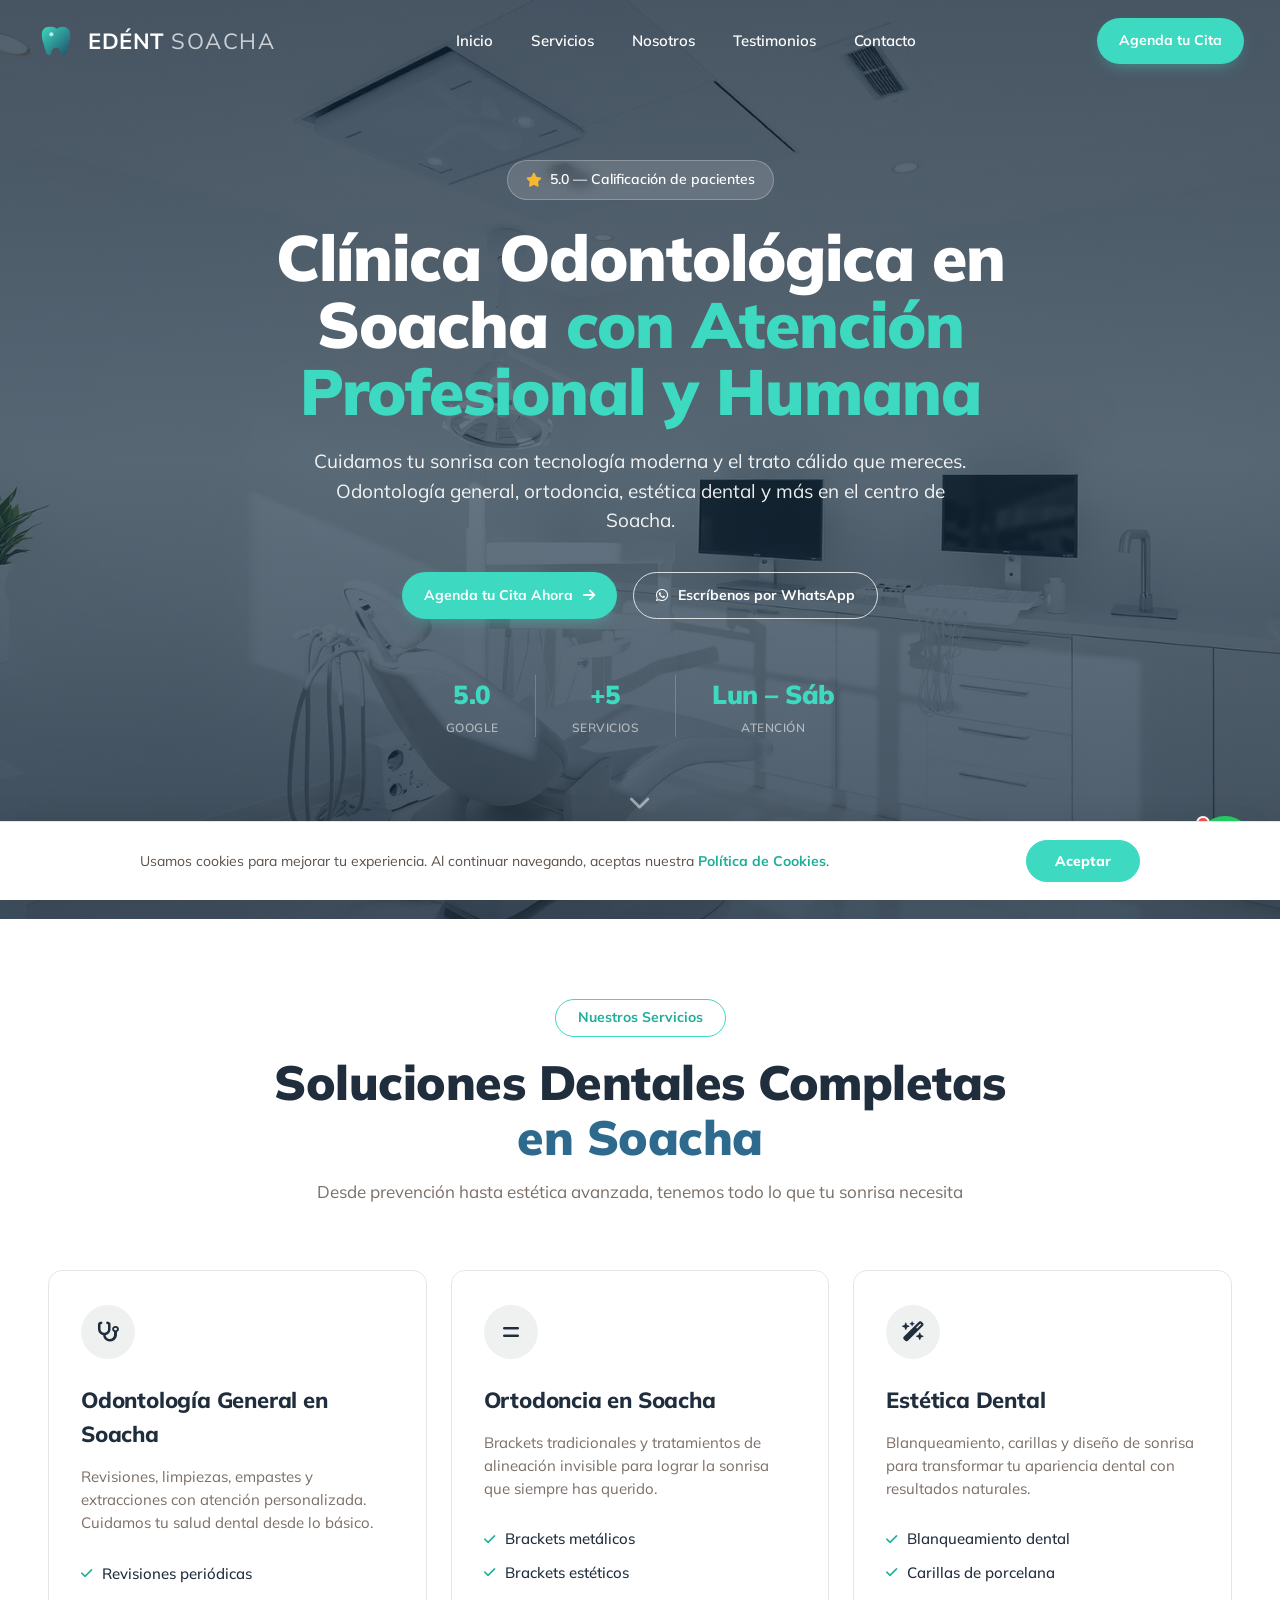
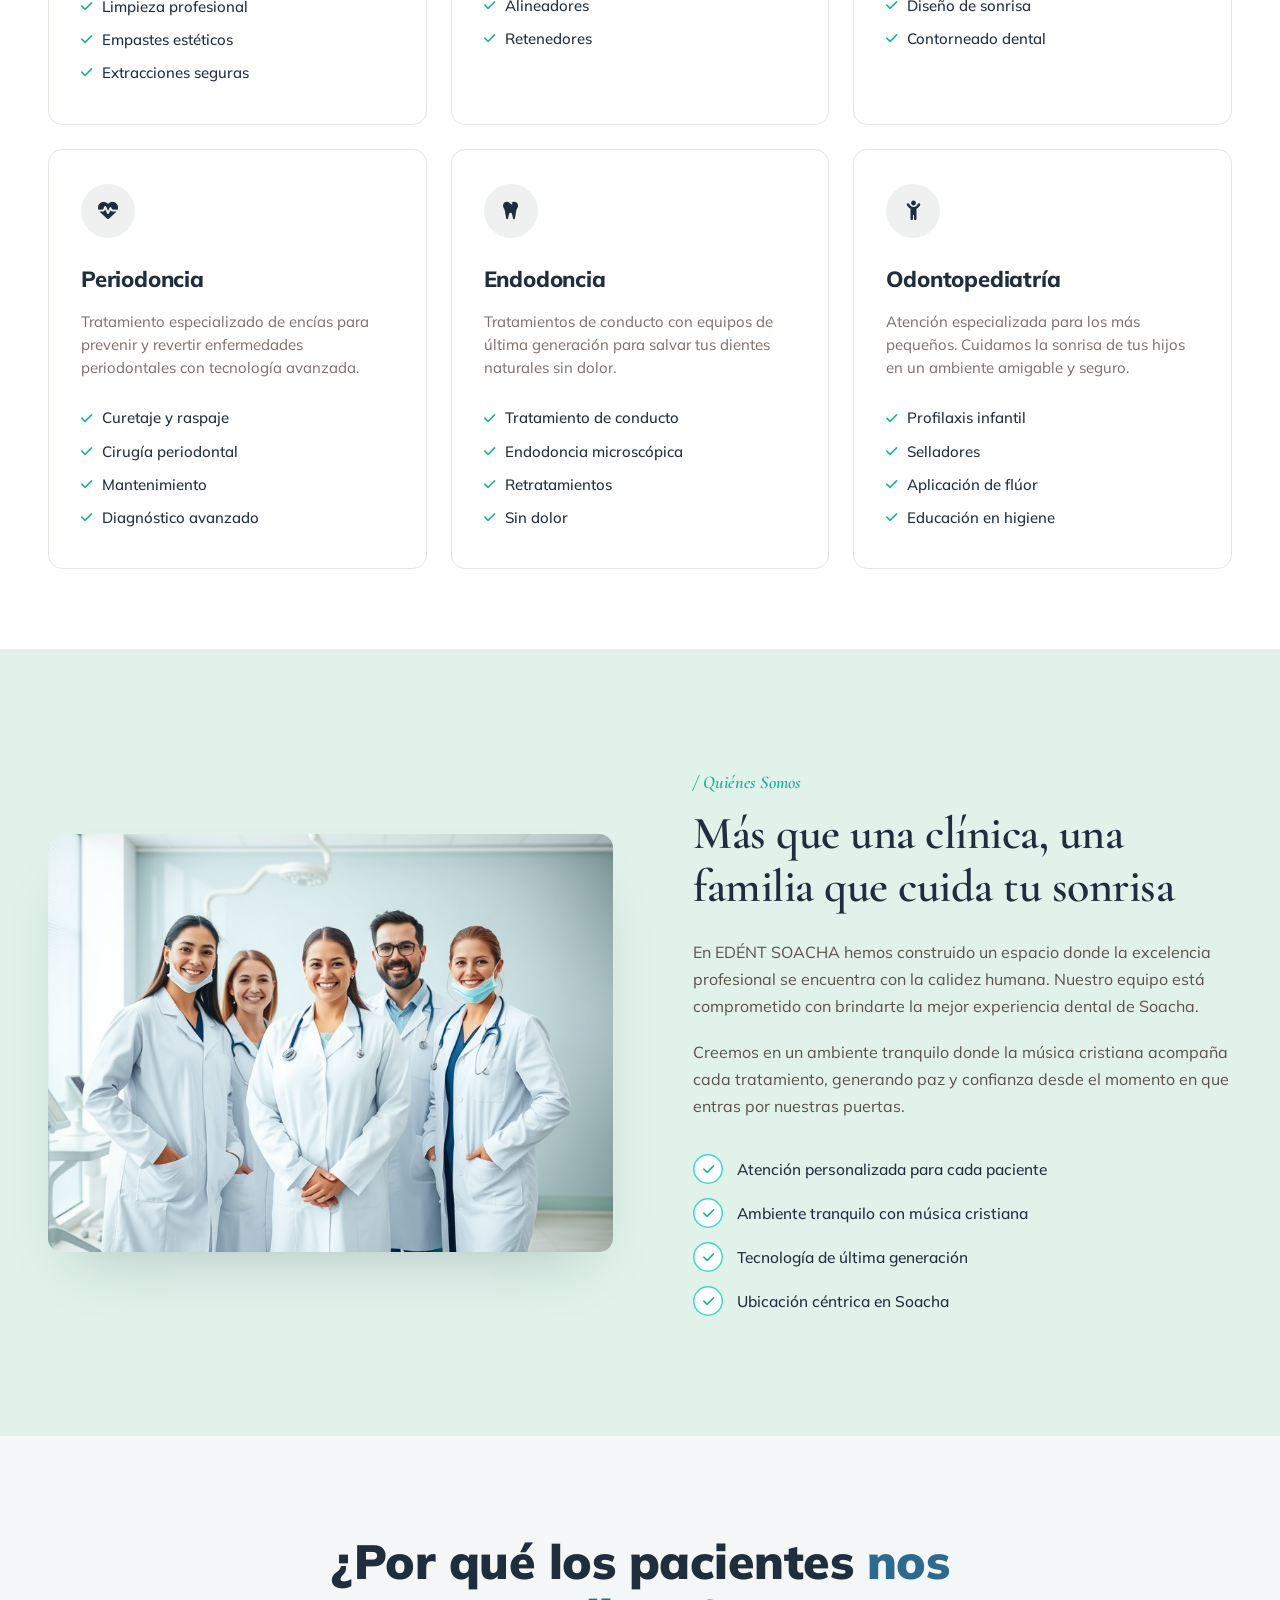
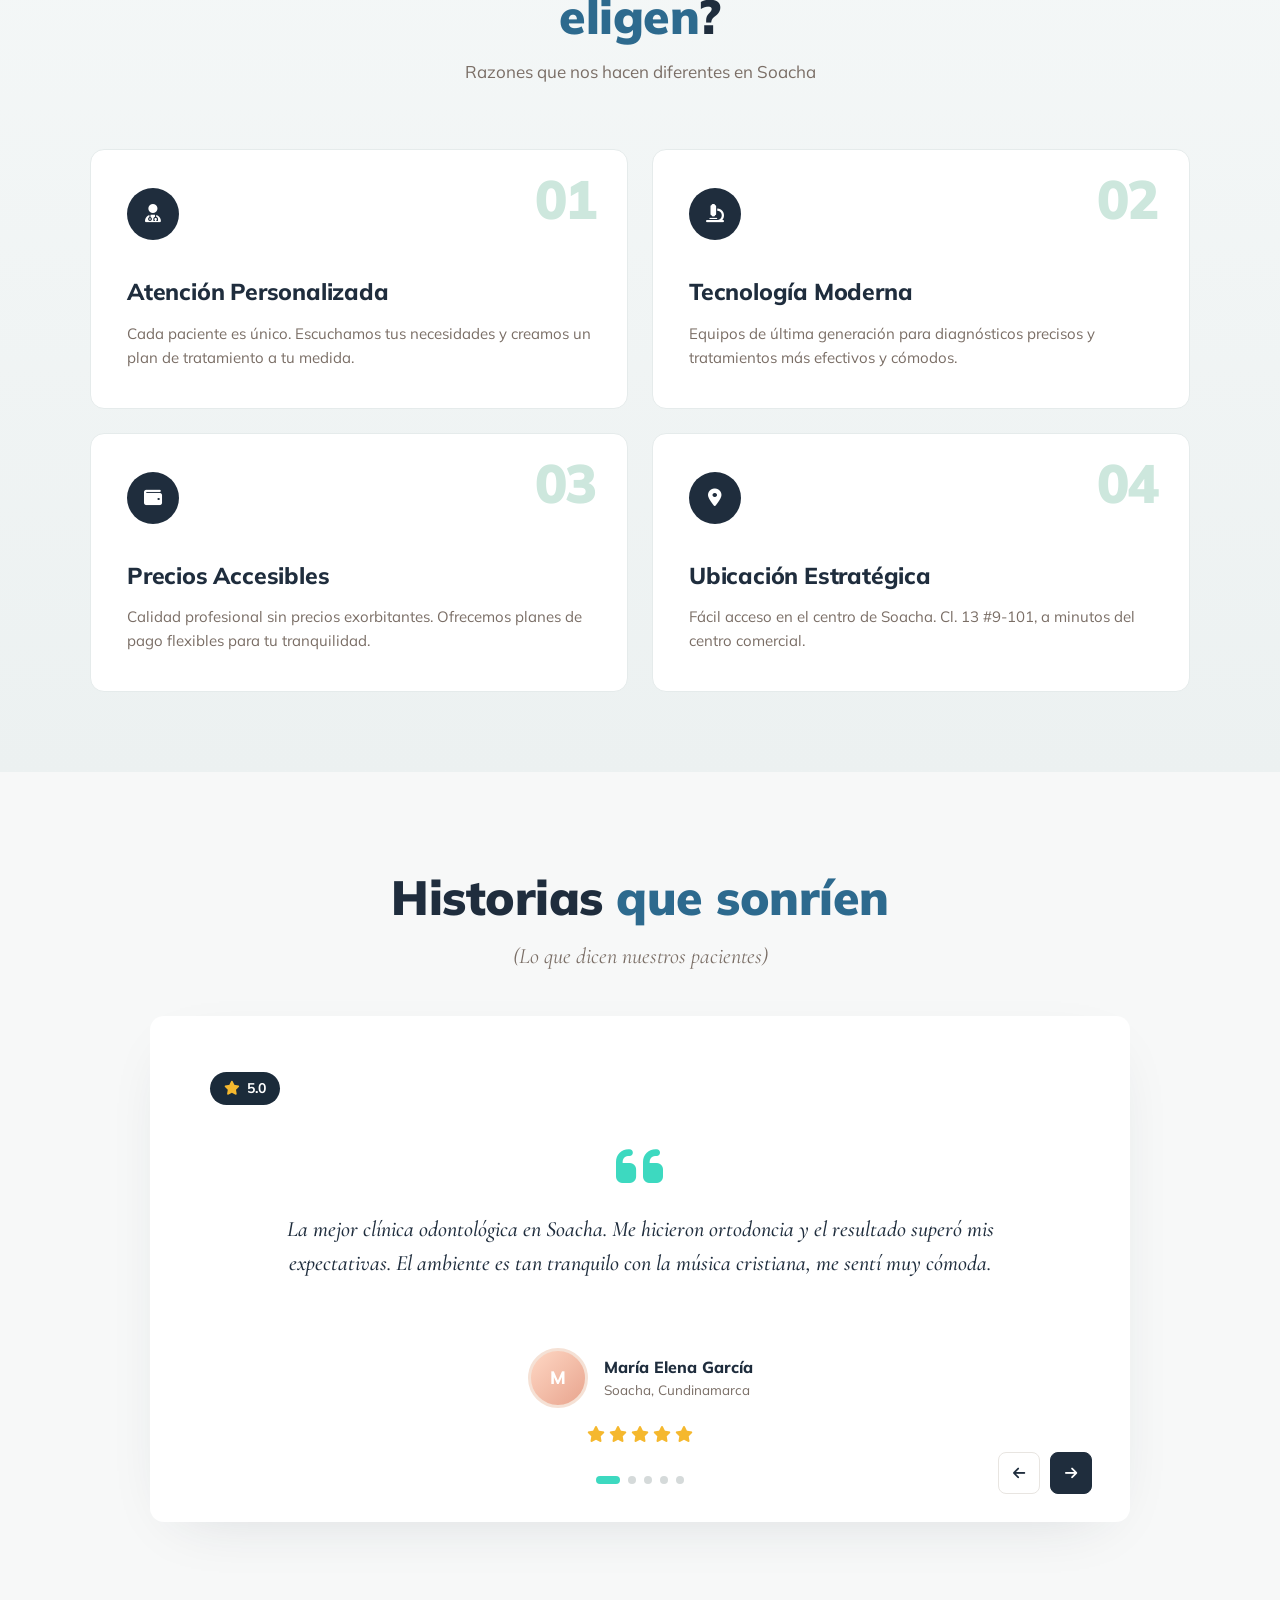
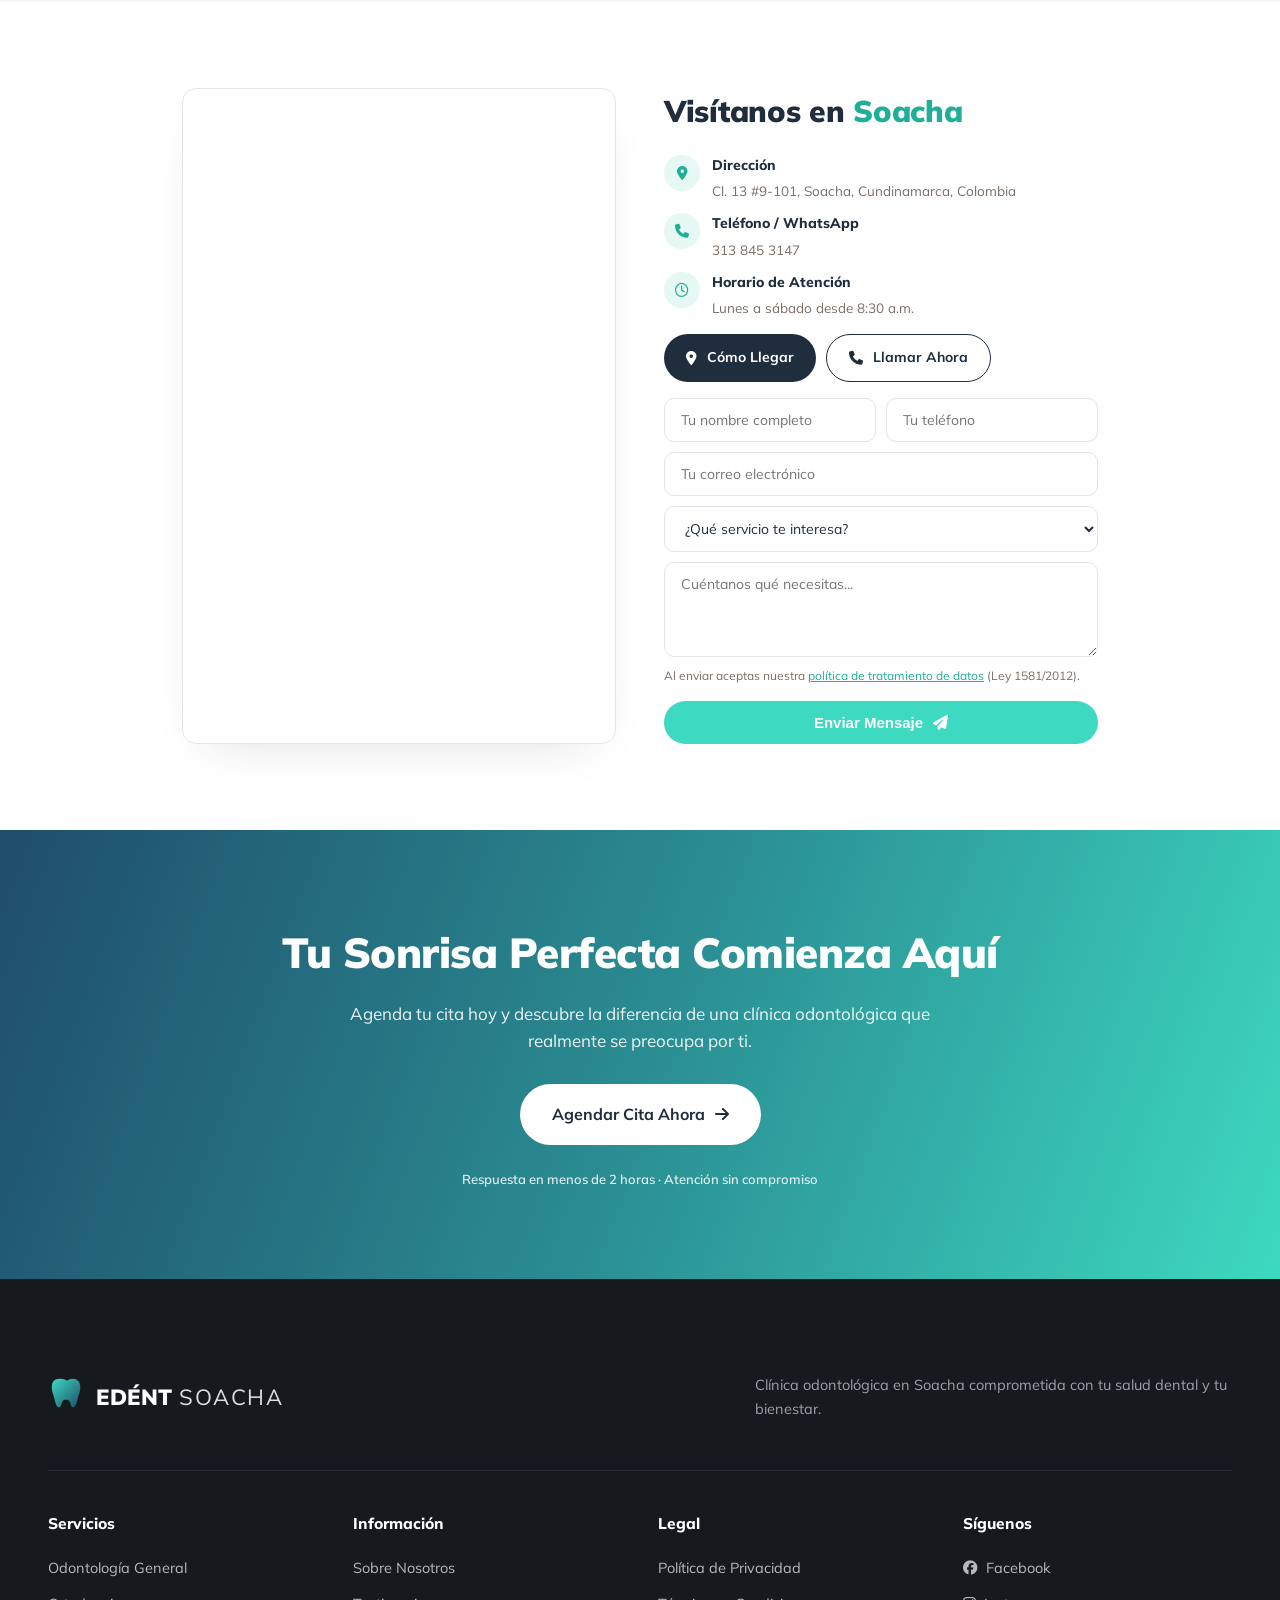
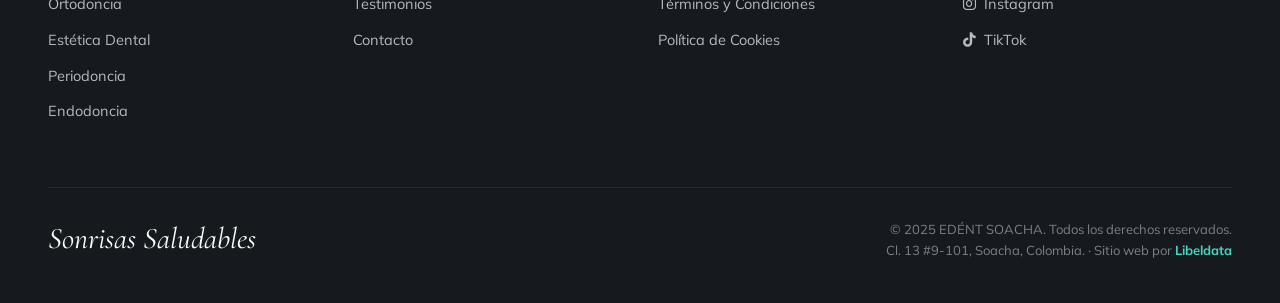
<file: index.html>
<!DOCTYPE html>
<html lang="es">
<head>
<meta charset="UTF-8" />
<meta name="viewport" content="width=device-width, initial-scale=1.0" />
<title>EDÉNT SOACHA — Clínica Odontológica en Soacha</title>

<!-- ═══ SEO BÁSICO ═══ -->
<meta name="description" content="Clínica odontológica en Soacha con tecnología moderna, atención personalizada y precios accesibles. Ortodoncia, estética dental, odontología general y más. Agenda tu cita hoy."/>
<meta name="keywords" content="clínica odontológica Soacha, dentista Soacha, ortodoncia Soacha, estética dental Soacha, odontología Cundinamarca, Edént Soacha"/>
<meta name="author" content="Edént Soacha"/>
<meta name="robots" content="index, follow"/>
<link rel="canonical" href="https://demo-clinik.netlify.app/"/>

<!-- ═══ OPEN GRAPH (WhatsApp, Facebook, LinkedIn) ═══ -->
<meta property="og:type" content="website"/>
<meta property="og:url" content="https://demo-clinik.netlify.app/"/>
<meta property="og:title" content="Edént Soacha — Clínica Odontológica en Soacha"/>
<meta property="og:description" content="Cuidamos tu sonrisa con tecnología moderna y el trato cálido que mereces. Ortodoncia, estética dental, odontología general y más en el centro de Soacha."/>
<meta property="og:image" content="https://demo-clinik.netlify.app/hero.jpg"/>
<meta property="og:image:width" content="1200"/>
<meta property="og:image:height" content="630"/>
<meta property="og:locale" content="es_CO"/>
<meta property="og:site_name" content="Edént Soacha"/>
<meta property="article:publisher" content="https://www.facebook.com/EDENTclinicasodontologicas"/>

<!-- ═══ REDES SOCIALES (señales SEO) ═══ -->
<meta property="og:see_also" content="https://www.facebook.com/EDENTclinicasodontologicas"/>
<meta property="og:see_also" content="https://www.instagram.com/edentsoacha/"/>
<meta property="og:see_also" content="https://www.tiktok.com/@edent.01"/>

<!-- ═══ TWITTER/X CARD ═══ -->
<meta name="twitter:card" content="summary_large_image"/>
<meta name="twitter:title" content="Edént Soacha — Clínica Odontológica en Soacha"/>
<meta name="twitter:description" content="Cuidamos tu sonrisa con tecnología moderna y el trato cálido que mereces."/>
<meta name="twitter:image" content="https://demo-clinik.netlify.app/hero.jpg"/>

<!-- ═══ GEO (SEO local) ═══ -->
<meta name="geo.region" content="CO-CUN"/>
<meta name="geo.placename" content="Soacha, Cundinamarca, Colombia"/>
<meta name="geo.position" content="4.5792;-74.2158"/>
<meta name="ICBM" content="4.5792, -74.2158"/>
<!-- ★ FAVICON — reemplaza favicon.png con tu propio ícono (32x32px recomendado) -->
<link rel="icon" type="image/svg+xml" href="data:image/svg+xml,<svg xmlns='http://www.w3.org/2000/svg' viewBox='0 0 40 40'><rect width='40' height='40' rx='8' fill='%233DD9C0'/><path d='M12 5 C 7 5, 4 8, 4 14 C 4 19, 6 22, 7 27 C 8 31, 9 35, 12 35 C 14 35, 14 30, 16 28 C 17 27, 18 27, 19 27 C 20 27, 21 27, 22 28 C 24 30, 24 35, 26 35 C 29 35, 30 31, 31 27 C 32 22, 34 19, 34 14 C 34 8, 31 5, 26 5 C 23 5, 22 6, 20 7 C 18 6, 17 5, 14 5 Z' fill='white'/></svg>"/>
<link rel="shortcut icon" href="favicon.png"/>
<!-- Para usar tu propio ícono: guarda un archivo favicon.png (32x32px) en la misma carpeta -->
<link rel="preconnect" href="https://fonts.googleapis.com">
<link rel="preconnect" href="https://fonts.gstatic.com" crossorigin>
<link href="https://fonts.googleapis.com/css2?family=Mulish:wght@400;500;600;700;800;900&family=Cormorant+Garamond:ital,wght@0,500;0,600;1,400;1,500;1,600&display=swap" rel="stylesheet">
<link rel="stylesheet" href="https://cdnjs.cloudflare.com/ajax/libs/font-awesome/6.5.0/css/all.min.css">
<link rel="stylesheet" href="css/main.css"/>
</head>
<body style="background-color: rgba(255, 255, 255, 0.984)">

<!-- LOGO SVG (reused) -->
<svg width="0" height="0" style="position:absolute" aria-hidden="true">
  <defs>
    <linearGradient id="toothGrad" x1="0%" y1="0%" x2="100%" y2="100%">
      <stop offset="0%" stop-color="#3DD9C0"/>
      <stop offset="100%" stop-color="#1F4D6B"/>
    </linearGradient>
  </defs>
</svg>

<!-- ============ NAV ============ -->
<header class="nav">
  <div class="nav-inner">
    <a class="logo" href="#inicio">
      <span class="mark">
        <svg width="38" height="38" viewBox="0 0 40 40">
          <path d="M12 5 C 7 5, 4 8, 4 14 C 4 19, 6 22, 7 27 C 8 31, 9 35, 12 35 C 14 35, 14 30, 16 28 C 17 27, 18 27, 19 27 C 20 27, 21 27, 22 28 C 24 30, 24 35, 26 35 C 29 35, 30 31, 31 27 C 32 22, 34 19, 34 14 C 34 8, 31 5, 26 5 C 23 5, 22 6, 20 7 C 18 6, 17 5, 14 5 Z"
            fill="url(#toothGrad)"/>
          <circle cx="14" cy="13" r="2.2" fill="white" opacity=".7"/>
        </svg>
      </span>
      <span><strong>EDÉNT</strong> <span class="light">SOACHA</span></span>
    </a>
    <nav>
      <ul class="nav-links">
        <li><a href="#inicio">Inicio</a></li>
        <li><a href="#servicios">Servicios</a></li>
        <li><a href="#nosotros">Nosotros</a></li>
        <li><a href="#testimonios">Testimonios</a></li>
        <li><a href="#contacto">Contacto</a></li>
      </ul>
    </nav>
    <a href="#contacto" class="btn btn-teal nav-cta-btn">Agenda tu Cita</a>
    <!-- Botón hamburguesa — solo mobile -->
    <button class="menu-btn" id="menuBtn" aria-label="Menú">
      <span></span><span></span><span></span>
    </button>
  </div>
  <!-- Menú desplegable mobile -->
  <div class="mobile-menu" id="mobileMenu">
    <a href="#inicio"      onclick="closeMobile()">Inicio</a>
    <a href="#servicios"   onclick="closeMobile()">Servicios</a>
    <a href="#nosotros"    onclick="closeMobile()">Nosotros</a>
    <a href="#testimonios" onclick="closeMobile()">Testimonios</a>
    <a href="#contacto"    onclick="closeMobile()">Contacto</a>
    <a href="#contacto" class="btn-mobile-cta" onclick="closeMobile()">Agenda tu Cita</a>
  </div>
</header>

<!-- ============ HERO ============ -->
<section id="inicio" class="hero" style="padding:0">
  <div class="hero-bg"></div>
  <div class="hero-overlay"></div>
  <div class="hero-content">
    <span class="badge"><i class="fa-solid fa-star star"></i> 5.0 — Calificación de pacientes</span>
    <h1>Clínica Odontológica en Soacha <span class="accent">con Atención Profesional y Humana</span></h1>
    <p class="lede">Cuidamos tu sonrisa con tecnología moderna y el trato cálido que mereces. Odontología general, ortodoncia, estética dental y más en el centro de Soacha.</p>
    <div class="hero-ctas">
      <a href="#contacto" class="btn btn-teal">Agenda tu Cita Ahora <i class="fa-solid fa-arrow-right"></i></a>
      <a href="https://wa.me/573138453147" target="_blank" class="btn btn-outline-white"><i class="fa-brands fa-whatsapp"></i> Escríbenos por WhatsApp</a>
    </div>
    <div class="hero-stats">
      <div class="hero-stat"><span class="val">5.0</span><span class="lbl">Google</span></div>
      <div class="hero-stat"><span class="val">+5</span><span class="lbl">Servicios</span></div>
      <div class="hero-stat"><span class="val">Lun &ndash; Sáb</span><span class="lbl">Atención</span></div>
    </div>

    <!-- Flecha bounce hacia siguiente sección -->
    <a href="#servicios" id="hero-arrow" style="
      display:inline-block;margin-top:48px;color:rgba(255,255,255,.5);
      font-size:22px;text-decoration:none;
      animation:heroBounce 1.8s ease-in-out infinite;
      transition:color .2s;
    " aria-label="Ver servicios">
      <i class="fa-solid fa-chevron-down"></i>
    </a>
  </div>
</section>

<!-- ============ SERVICIOS ============ -->
<section id="servicios">
  <div class="container">
    <div class="section-head reveal">
      <span class="pill">Nuestros Servicios</span>
      <h2 class="h2">Soluciones Dentales Completas <span class="accent-blue">en Soacha</span></h2>
      <p>Desde prevención hasta estética avanzada, tenemos todo lo que tu sonrisa necesita</p>
    </div>

    <div class="services-grid">
      <div class="service-card reveal reveal-d1" id="svc-general">
        <div class="icon-bubble"><i class="fa-solid fa-stethoscope"></i></div>
        <h3>Odontología General en Soacha</h3>
        <p>Revisiones, limpiezas, empastes y extracciones con atención personalizada. Cuidamos tu salud dental desde lo básico.</p>
        <ul class="feat-list">
          <li><i class="fa-solid fa-check"></i> Revisiones periódicas</li>
          <li><i class="fa-solid fa-check"></i> Limpieza profesional</li>
          <li><i class="fa-solid fa-check"></i> Empastes estéticos</li>
          <li><i class="fa-solid fa-check"></i> Extracciones seguras</li>
        </ul>
      </div>

      <div class="service-card reveal reveal-d2" id="svc-ortodoncia">
        <div class="icon-bubble"><i class="fa-solid fa-equals"></i></div>
        <h3>Ortodoncia en Soacha</h3>
        <p>Brackets tradicionales y tratamientos de alineación invisible para lograr la sonrisa que siempre has querido.</p>
        <ul class="feat-list">
          <li><i class="fa-solid fa-check"></i> Brackets metálicos</li>
          <li><i class="fa-solid fa-check"></i> Brackets estéticos</li>
          <li><i class="fa-solid fa-check"></i> Alineadores</li>
          <li><i class="fa-solid fa-check"></i> Retenedores</li>
        </ul>
      </div>

      <div class="service-card reveal reveal-d3" id="svc-estetica">
        <div class="icon-bubble"><i class="fa-solid fa-wand-magic-sparkles"></i></div>
        <h3>Estética Dental</h3>
        <p>Blanqueamiento, carillas y diseño de sonrisa para transformar tu apariencia dental con resultados naturales.</p>
        <ul class="feat-list">
          <li><i class="fa-solid fa-check"></i> Blanqueamiento dental</li>
          <li><i class="fa-solid fa-check"></i> Carillas de porcelana</li>
          <li><i class="fa-solid fa-check"></i> Diseño de sonrisa</li>
          <li><i class="fa-solid fa-check"></i> Contorneado dental</li>
        </ul>
      </div>

      <div class="service-card reveal reveal-d1" id="svc-periodoncia">
        <div class="icon-bubble"><i class="fa-solid fa-heart-pulse"></i></div>
        <h3>Periodoncia</h3>
        <p>Tratamiento especializado de encías para prevenir y revertir enfermedades periodontales con tecnología avanzada.</p>
        <ul class="feat-list">
          <li><i class="fa-solid fa-check"></i> Curetaje y raspaje</li>
          <li><i class="fa-solid fa-check"></i> Cirugía periodontal</li>
          <li><i class="fa-solid fa-check"></i> Mantenimiento</li>
          <li><i class="fa-solid fa-check"></i> Diagnóstico avanzado</li>
        </ul>
      </div>

      <div class="service-card reveal reveal-d2" id="svc-endodoncia">
        <div class="icon-bubble"><i class="fa-solid fa-tooth"></i></div>
        <h3>Endodoncia</h3>
        <p>Tratamientos de conducto con equipos de última generación para salvar tus dientes naturales sin dolor.</p>
        <ul class="feat-list">
          <li><i class="fa-solid fa-check"></i> Tratamiento de conducto</li>
          <li><i class="fa-solid fa-check"></i> Endodoncia microscópica</li>
          <li><i class="fa-solid fa-check"></i> Retratamientos</li>
          <li><i class="fa-solid fa-check"></i> Sin dolor</li>
        </ul>
      </div>

      <div class="service-card reveal reveal-d3">
        <div class="icon-bubble"><i class="fa-solid fa-child-reaching"></i></div>
        <h3>Odontopediatría</h3>
        <p>Atención especializada para los más pequeños. Cuidamos la sonrisa de tus hijos en un ambiente amigable y seguro.</p>
        <ul class="feat-list">
          <li><i class="fa-solid fa-check"></i> Profilaxis infantil</li>
          <li><i class="fa-solid fa-check"></i> Selladores</li>
          <li><i class="fa-solid fa-check"></i> Aplicación de flúor</li>
          <li><i class="fa-solid fa-check"></i> Educación en higiene</li>
        </ul>
      </div>
    </div>
  </div>
</section>

<!-- ============ NOSOTROS ============ -->
<section id="nosotros" class="nosotros">
  <div class="container">
    <div class="nosotros-grid reveal">
      <div>
        <img src="img/equipo.jpg" alt="Equipo EDÉNT SOACHA" />
      </div>
      <div>
        <span class="small-eyebrow">/ Quiénes Somos</span>
        <h2>Más que una clínica, una familia que cuida tu sonrisa</h2>
        <p>En EDÉNT SOACHA hemos construido un espacio donde la excelencia profesional se encuentra con la calidez humana. Nuestro equipo está comprometido con brindarte la mejor experiencia dental de Soacha.</p>
        <p>Creemos en un ambiente tranquilo donde la música cristiana acompaña cada tratamiento, generando paz y confianza desde el momento en que entras por nuestras puertas.</p>
        <ul class="check-list">
          <li><span class="ck"><i class="fa-solid fa-check"></i></span> Atención personalizada para cada paciente</li>
          <li><span class="ck"><i class="fa-solid fa-check"></i></span> Ambiente tranquilo con música cristiana</li>
          <li><span class="ck"><i class="fa-solid fa-check"></i></span> Tecnología de última generación</li>
          <li><span class="ck"><i class="fa-solid fa-check"></i></span> Ubicación céntrica en Soacha</li>
        </ul>
      </div>
    </div>
  </div>
</section>

<!-- ============ POR QUÉ ============ -->
<section class="why">
  <div class="container">
    <div class="section-head reveal">
      <h2 class="h2">¿Por qué los pacientes <span class="accent-blue">nos eligen</span>?</h2>
      <p>Razones que nos hacen diferentes en Soacha</p>
    </div>

    <div class="why-grid">
      <div class="why-card reveal reveal-d1">
        <div class="num">01</div>
        <div class="ic"><i class="fa-solid fa-user-doctor"></i></div>
        <h3>Atención Personalizada</h3>
        <p>Cada paciente es único. Escuchamos tus necesidades y creamos un plan de tratamiento a tu medida.</p>
      </div>
      <div class="why-card reveal reveal-d2">
        <div class="num">02</div>
        <div class="ic"><i class="fa-solid fa-microscope"></i></div>
        <h3>Tecnología Moderna</h3>
        <p>Equipos de última generación para diagnósticos precisos y tratamientos más efectivos y cómodos.</p>
      </div>
      <div class="why-card reveal reveal-d3">
        <div class="num">03</div>
        <div class="ic"><i class="fa-solid fa-wallet"></i></div>
        <h3>Precios Accesibles</h3>
        <p>Calidad profesional sin precios exorbitantes. Ofrecemos planes de pago flexibles para tu tranquilidad.</p>
      </div>
      <div class="why-card reveal reveal-d4">
        <div class="num">04</div>
        <div class="ic"><i class="fa-solid fa-location-dot"></i></div>
        <h3>Ubicación Estratégica</h3>
        <p>Fácil acceso en el centro de Soacha. Cl. 13 #9-101, a minutos del centro comercial.</p>
      </div>
    </div>
  </div>
</section>

<!-- ============ TESTIMONIOS ============ -->
<section id="testimonios" class="testimonios">
  <div class="container">
    <div class="section-head reveal">
      <h2 class="h2">Historias <span class="accent-blue">que sonríen</span></h2>
      <span class="test-eyebrow">(Lo que dicen nuestros pacientes)</span>
    </div>

    <div class="test-card" id="testCard">
      <span class="rating-pill"><i class="fa-solid fa-star star"></i> <span id="ratingNum">5.0</span></span>
      <div class="quote-mark"><i class="fa-solid fa-quote-left"></i></div>
      <p class="test-quote" id="testQuote">La mejor clínica odontológica en Soacha. Me hicieron ortodoncia y el resultado superó mis expectativas. El ambiente es tan tranquilo con la música cristiana, me sentí muy cómoda.</p>
      <div class="test-person">
        <div class="test-avatar" id="testAvatar">M</div>
        <div>
          <div class="test-name" id="testName">María Elena García</div>
          <div class="test-loc" id="testLoc">Soacha, Cundinamarca</div>
        </div>
      </div>
      <div class="stars" id="testStars">
        <i class="fa-solid fa-star"></i><i class="fa-solid fa-star"></i><i class="fa-solid fa-star"></i><i class="fa-solid fa-star"></i><i class="fa-solid fa-star"></i>
      </div>

      <div class="test-dots" id="testDots"></div>
      <div class="test-controls">
        <button class="test-btn" id="prevBtn" aria-label="Anterior"><i class="fa-solid fa-arrow-left"></i></button>
        <button class="test-btn active" id="nextBtn" aria-label="Siguiente"><i class="fa-solid fa-arrow-right"></i></button>
      </div>
    </div>
  </div>
</section>

<!-- ============ CONTACTO ============ -->
<section id="contacto" class="contacto">
  <div class="container">
    <div class="contacto-grid reveal">
      <div class="map-col">
        <div class="map-wrap">
          <iframe
            src="https://www.google.com/maps/embed?pb=!1m18!1m12!1m3!1d3977.05!2d-74.2158!3d4.5792!2m3!1f0!2f0!3f0!3m2!1i1024!2i768!4f13.1!3m3!1m2!1s0x0%3A0x0!2sCl.+13+%239-101+Soacha!5e0!3m2!1ses!2sco!4v1"
            loading="lazy" allowfullscreen referrerpolicy="no-referrer-when-downgrade"
            title="Mapa EDÉNT SOACHA"></iframe>
        </div>
      </div>
      <div>
        <h2>Visítanos en <span class="accent">Soacha</span></h2>

        <div class="info-row">
          <div class="info-ic"><i class="fa-solid fa-location-dot"></i></div>
          <div>
            <strong>Dirección</strong>
            <span>Cl. 13 #9-101, Soacha, Cundinamarca, Colombia</span>
          </div>
        </div>
        <div class="info-row">
          <div class="info-ic"><i class="fa-solid fa-phone"></i></div>
          <div>
            <strong>Teléfono / WhatsApp</strong>
            <span>313 845 3147</span>
          </div>
        </div>
        <div class="info-row">
          <div class="info-ic"><i class="fa-regular fa-clock"></i></div>
          <div>
            <strong>Horario de Atención</strong>
            <span>Lunes a sábado desde 8:30 a.m.</span>
          </div>
        </div>

        <div class="ct-cta">
          <a href="https://www.google.com/maps/dir/?api=1&destination=Cl.+13+%239-101,+Soacha,+Cundinamarca,+Colombia" target="_blank" class="btn btn-navy"><i class="fa-solid fa-location-dot"></i> Cómo Llegar</a>
          <a href="tel:+573138453147" target="_blank" class="btn btn-outline-navy"><i class="fa-solid fa-phone"></i> Llamar Ahora</a>
        </div>

        <form class="form-grid" action="https://formspree.io/f/XXXXXXXX" method="POST" onsubmit="return handleSubmit(event)">
          <input type="text" name="nombre" class="input" placeholder="Tu nombre completo" required />
          <input type="tel" name="telefono" class="input" placeholder="Tu teléfono" required />
          <input type="email" name="email" class="input full" placeholder="Tu correo electrónico" required />
          <select name="servicio" class="select full" required>
            <option value="">¿Qué servicio te interesa?</option>
            <option>Odontología general</option>
            <option>Ortodoncia</option>
            <option>Estética dental</option>
            <option>Periodoncia</option>
            <option>Endodoncia</option>
            <option>Odontopediatría</option>
          </select>
          <textarea name="mensaje" class="textarea full" placeholder="Cuéntanos qué necesitas..."></textarea>
          <p class="full" style="margin:0;font-size:12px;color:var(--muted);">Al enviar aceptas nuestra <a href="politica-privacidad.html" style="color:var(--teal-700);text-decoration:underline;">política de tratamiento de datos</a> (Ley 1581/2012).</p>
          <button type="submit" class="send-btn full">Enviar Mensaje <i class="fa-solid fa-paper-plane"></i></button>
        </form>
      </div>
    </div>
  </div>
</section>

<!-- ============ CTA BAND ============ -->
<section class="cta-band" style="padding:90px 24px">
  <div class="reveal">
    <h2>Tu Sonrisa Perfecta Comienza Aquí</h2>
    <p>Agenda tu cita hoy y descubre la diferencia de una clínica odontológica que realmente se preocupa por ti.</p>
    <a href="#contacto" class="btn btn-white">Agendar Cita Ahora <i class="fa-solid fa-arrow-right"></i></a>
    <div class="cta-meta">Respuesta en menos de 2 horas · Atención sin compromiso</div>
  </div>
</section>

<!-- ============ FOOTER ============ -->
<footer>
  <div class="container">
    <div class="ft-top">
      <div class="ft-logo">
        <span class="mark">
          <svg width="38" height="38" viewBox="0 0 40 40">
            <path d="M12 5 C 7 5, 4 8, 4 14 C 4 19, 6 22, 7 27 C 8 31, 9 35, 12 35 C 14 35, 14 30, 16 28 C 17 27, 18 27, 19 27 C 20 27, 21 27, 22 28 C 24 30, 24 35, 26 35 C 29 35, 30 31, 31 27 C 32 22, 34 19, 34 14 C 34 8, 31 5, 26 5 C 23 5, 22 6, 20 7 C 18 6, 17 5, 14 5 Z"
              fill="url(#toothGrad)"/>
          </svg>
        </span>
        <span class="name">EDÉNT <span class="light">SOACHA</span></span>
      </div>
      <p class="ft-tag">Clínica odontológica en Soacha comprometida con tu salud dental y tu bienestar.</p>
    </div>

    <div class="ft-cols">
      <div>
        <h4>Servicios</h4>
        <ul>
          <li><a href="#svc-general">Odontología General</a></li>
          <li><a href="#svc-ortodoncia">Ortodoncia</a></li>
          <li><a href="#svc-estetica">Estética Dental</a></li>
          <li><a href="#svc-periodoncia">Periodoncia</a></li>
          <li><a href="#svc-endodoncia">Endodoncia</a></li>
        </ul>
      </div>
      <div>
        <h4>Información</h4>
        <ul>
          <li><a href="#nosotros">Sobre Nosotros</a></li>
          <li><a href="#testimonios">Testimonios</a></li>
          <li><a href="#contacto">Contacto</a></li>
        </ul>
      </div>
      <div>
        <h4>Legal</h4>
        <ul>
          <li><a href="politica-privacidad.html">Política de Privacidad</a></li>
          <li><a href="terminos-condiciones.html">Términos y Condiciones</a></li>
          <li><a href="politica-privacidad.html#cookies">Política de Cookies</a></li>
        </ul>
      </div>
      <div>
        <h4>Síguenos</h4>
        <ul>
          <li><a href="https://www.facebook.com/EDENTclinicasodontologicas" target="_blank"><i class="fa-brands fa-facebook"></i> &nbsp;Facebook</a></li>
          <li><a href="https://www.instagram.com/edentsoacha/" target="_blank"><i class="fa-brands fa-instagram"></i> &nbsp;Instagram</a></li>
          <li><a href="https://www.tiktok.com/@edent.01" target="_blank"><i class="fa-brands fa-tiktok"></i> &nbsp;TikTok</a></li>
        </ul>
      </div>
    </div>

    <div class="ft-bottom">
      <span class="ft-script">Sonrisas Saludables</span>
      <span class="ft-cr">© 2025 EDÉNT SOACHA. Todos los derechos reservados.<br/>Cl. 13 #9-101, Soacha, Colombia. · Sitio web por <a href="#" class="libeldata-link" style="color:var(--teal);font-weight:700;">Libeldata</a></span>
    </div>
  </div>
</footer>

<!-- ============ SCROLL TO TOP ============ -->
<button id="scroll-top" aria-label="Volver arriba" style="
  position:fixed;bottom:26px;left:26px;z-index:40;
  width:46px;height:46px;border-radius:50%;
  background:rgba(31,45,61,.75);color:#fff;border:none;cursor:pointer;
  display:grid;place-items:center;font-size:18px;
  box-shadow:0 4px 16px rgba(0,0,0,.2);
  opacity:0;pointer-events:none;
  transition:opacity .3s, transform .3s, background .2s;
  backdrop-filter:blur(4px);
">
  <i class="fa-solid fa-chevron-up"></i>
</button>

<!-- WhatsApp FAB -->
<a class="wa-fab" href="https://wa.me/573138453147" target="_blank" aria-label="WhatsApp">
  <span class="badge-dot"></span>
  <i class="fa-brands fa-whatsapp"></i>
</a>

<script src="js/main.js"></script>

<!-- ============ COOKIE BANNER ============ -->


<div id="cookie-banner" style="
  position:fixed;bottom:0;left:0;right:0;z-index:999;
  background:#fff;border-top:1px solid #E8E5E1;
  padding:18px 24px;
  box-shadow:0 -4px 24px rgba(0,0,0,.08);
  font-family:'Mulish',sans-serif;font-size:14px;color:#5C5048;
  transform:translateY(100%);transition:transform .4s ease;
">
  <div style="max-width:1000px;margin:0 auto;display:flex;align-items:center;justify-content:space-between;gap:80px;">
    <p style="margin:0;line-height:1.5;">
      Usamos cookies para mejorar tu experiencia. Al continuar navegando, aceptas nuestra
      <a href="politica-privacidad.html#cookies" style="color:#1FAE97;font-weight:700;text-decoration:none;transition:color .2s, text-decoration .2s;"
         onmouseover="this.style.color='#1F2D3D';this.style.textDecoration='underline';"
         onmouseout="this.style.color='#1FAE97';this.style.textDecoration='none';"
      >Política de Cookies</a>.
    </p>
    <button id="cookie-accept">Aceptar</button>
  </div>
</div>

<script>
  (function(){
    var banner = document.getElementById('cookie-banner');
    if(!localStorage.getItem('cookiesAccepted')){
      setTimeout(function(){ banner.style.transform = 'translateY(0)'; }, 800);
    }
    document.getElementById('cookie-accept').addEventListener('click', function(){
      localStorage.setItem('cookiesAccepted','true');
      banner.style.transform = 'translateY(100%)';
    });
  })();
</script>

</body>
</html>
</file>
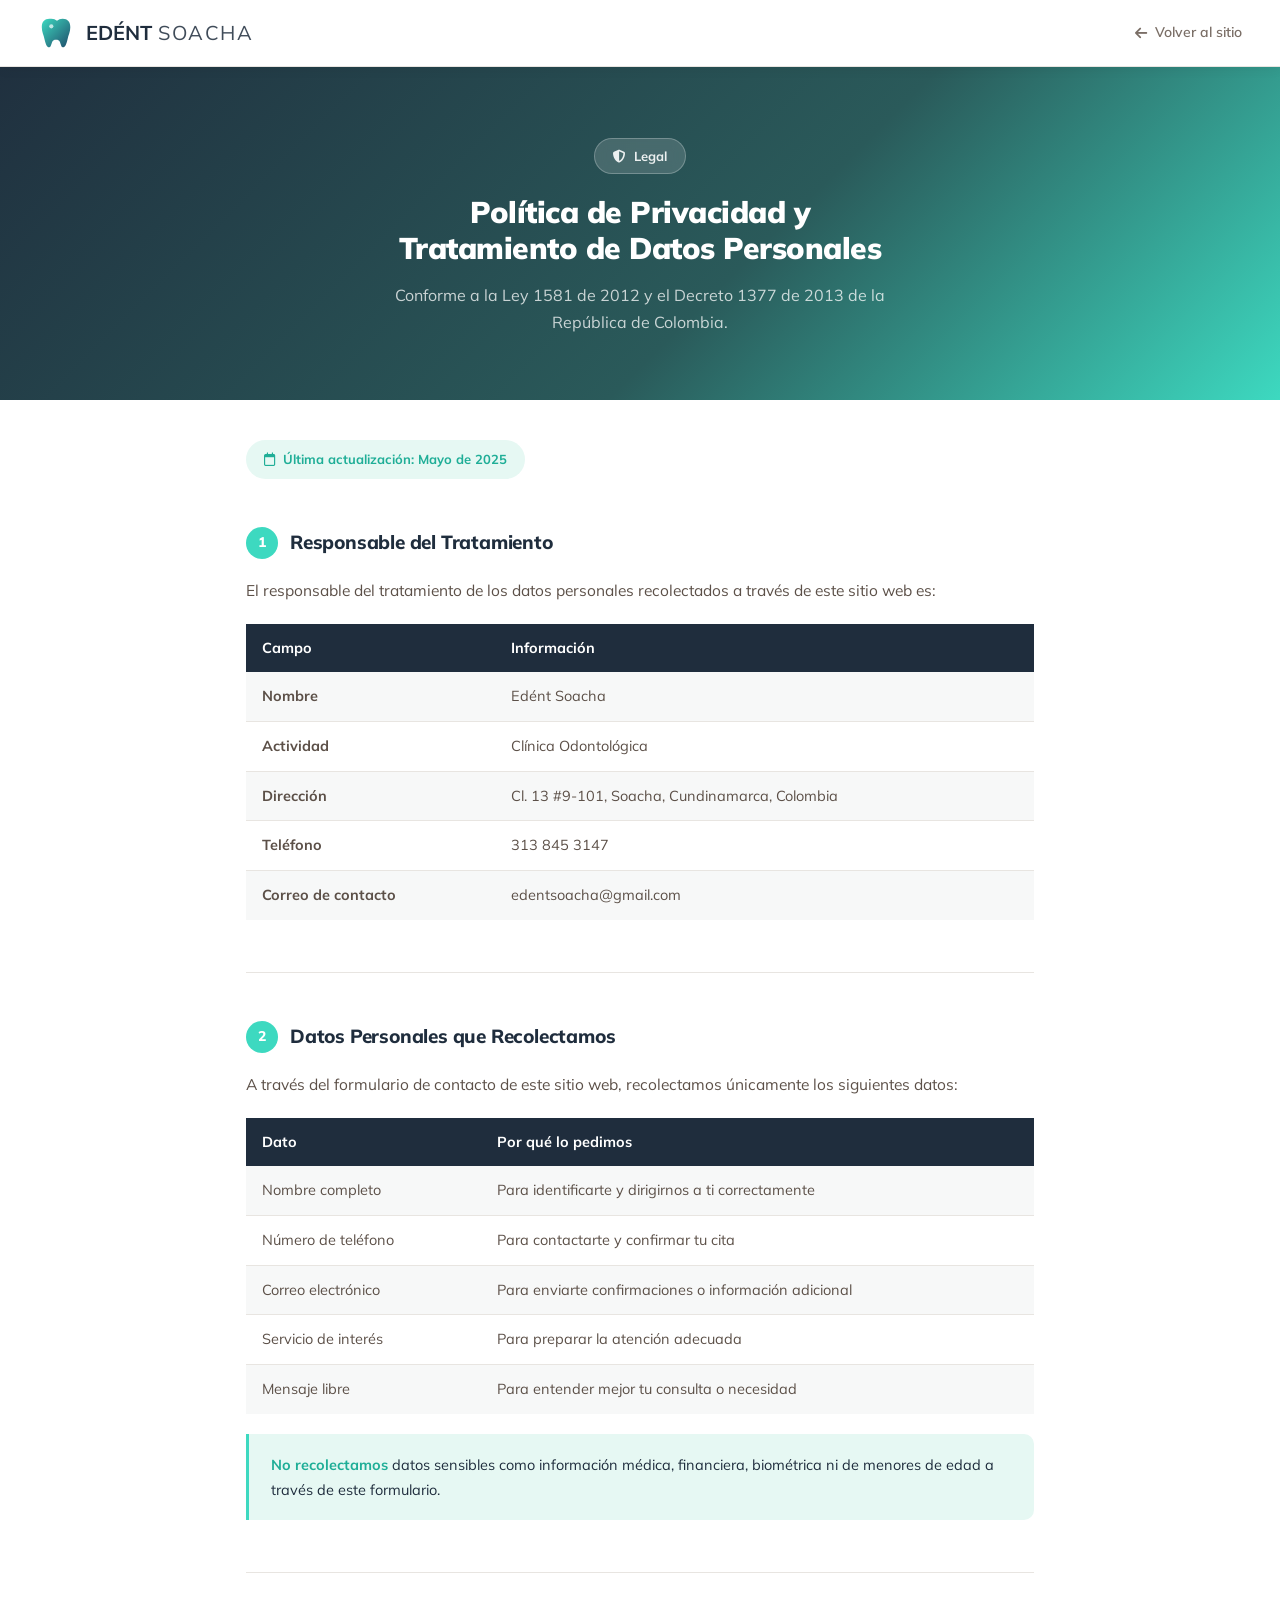
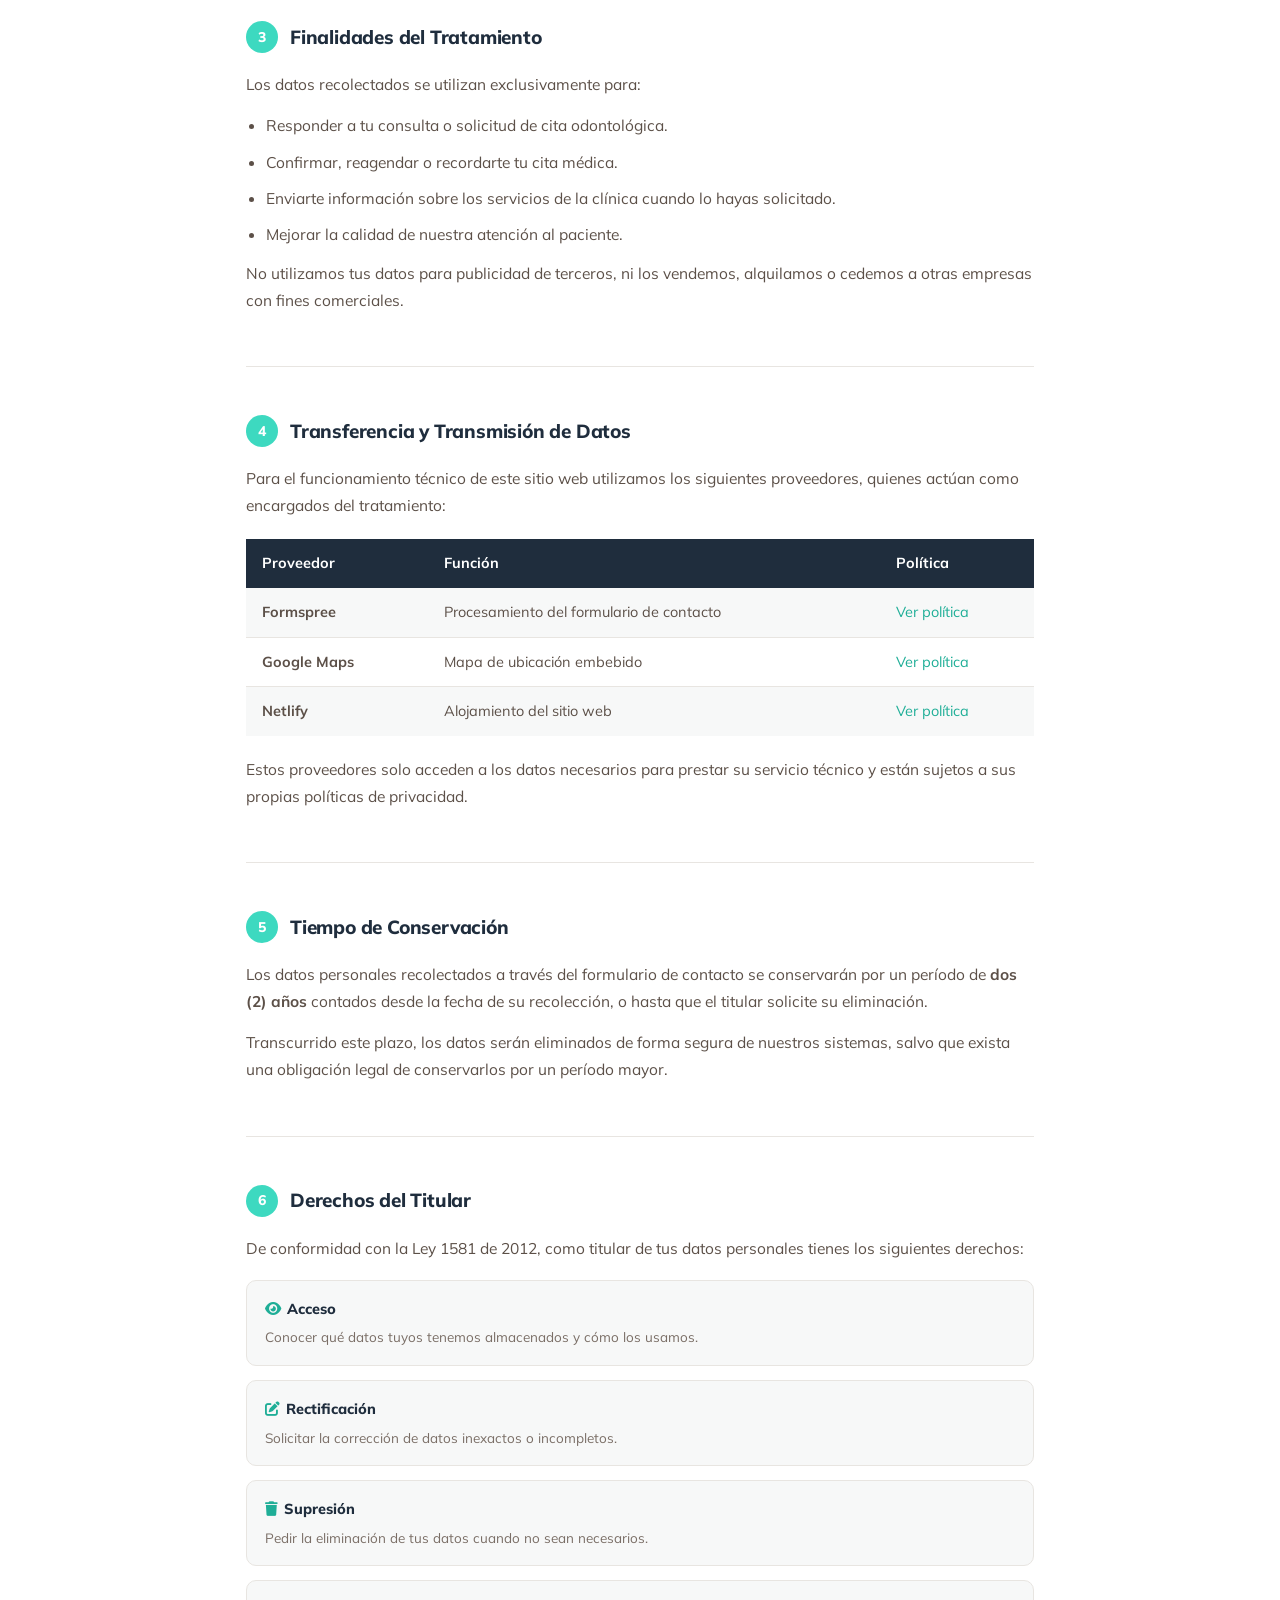
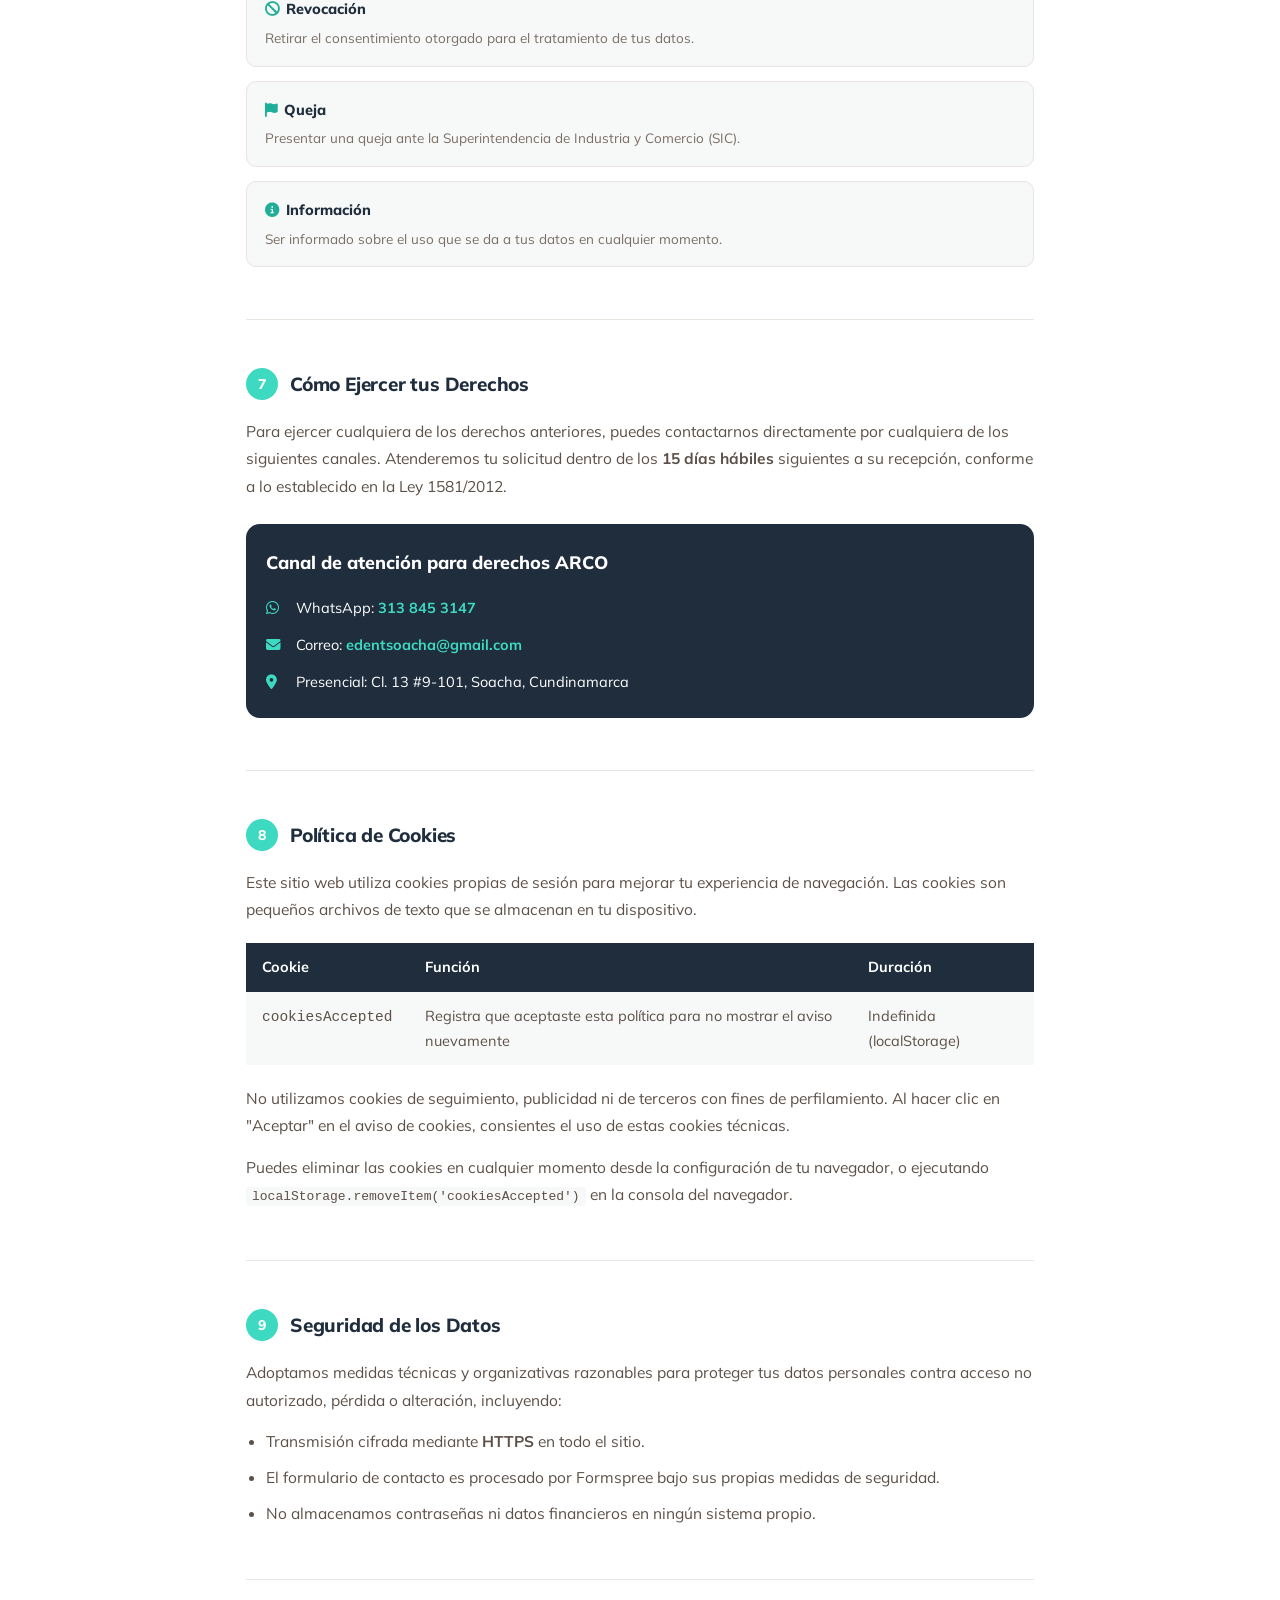
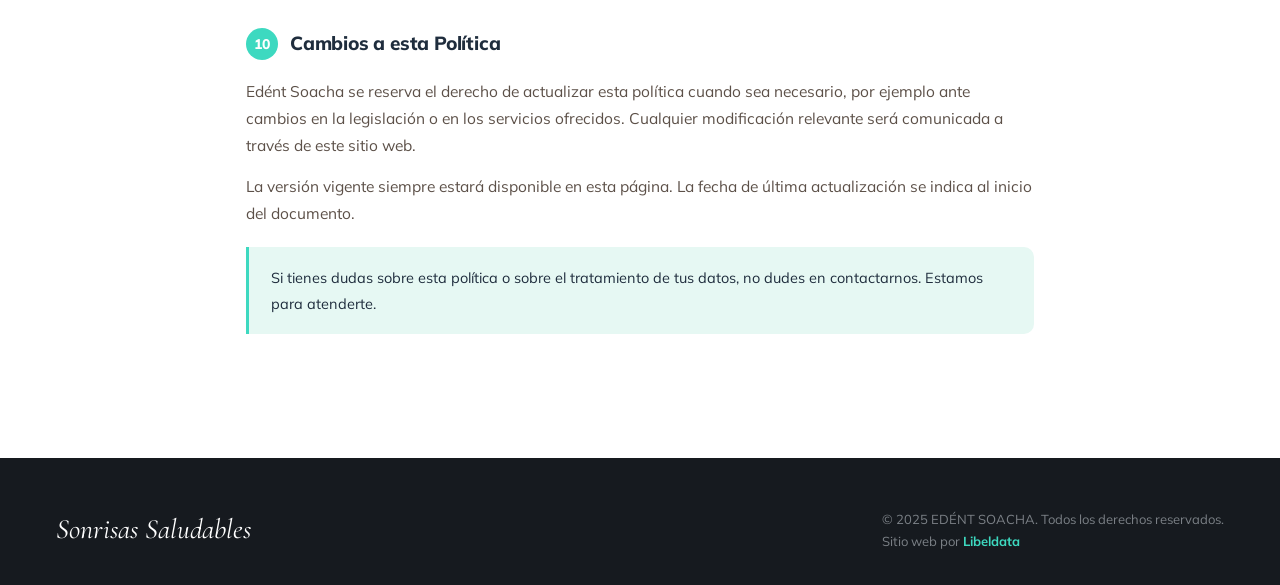
<file: politica-privacidad.html>
<!DOCTYPE html>
<html lang="es">
<head>
<meta charset="UTF-8"/>
<meta name="viewport" content="width=device-width, initial-scale=1.0"/>
<title>Política de Privacidad y Tratamiento de Datos — Edént Soacha</title>
<meta name="description" content="Política de tratamiento de datos personales de Edént Soacha conforme a la Ley 1581 de 2012."/>
<meta name="robots" content="noindex, follow"/>
<link rel="preconnect" href="https://fonts.googleapis.com">
<link rel="preconnect" href="https://fonts.gstatic.com" crossorigin>
<link href="https://fonts.googleapis.com/css2?family=Mulish:wght@400;500;600;700;800;900&family=Cormorant+Garamond:ital,wght@0,500;0,600;1,400;1,500&display=swap" rel="stylesheet">
<link rel="stylesheet" href="https://cdnjs.cloudflare.com/ajax/libs/font-awesome/6.5.0/css/all.min.css">
<link rel="icon" type="image/svg+xml" href="data:image/svg+xml,<svg xmlns='http://www.w3.org/2000/svg' viewBox='0 0 40 40'><rect width='40' height='40' rx='8' fill='%233DD9C0'/><path d='M12 5 C 7 5, 4 8, 4 14 C 4 19, 6 22, 7 27 C 8 31, 9 35, 12 35 C 14 35, 14 30, 16 28 C 17 27, 18 27, 19 27 C 20 27, 21 27, 22 28 C 24 30, 24 35, 26 35 C 29 35, 30 31, 31 27 C 32 22, 34 19, 34 14 C 34 8, 31 5, 26 5 C 23 5, 22 6, 20 7 C 18 6, 17 5, 14 5 Z' fill='white'/></svg>"/>
<style>
  :root{
    --teal:#3DD9C0;--teal-600:#2BC7AE;--teal-700:#1FAE97;--teal-soft:#E6F8F3;
    --navy:#1F2D3D;--ink:#1B2B3A;--body:#5C5048;--muted:#7A6E66;
    --line:#E8E5E1;--bg:#FFFFFF;--bg-soft:#F7F8F8;
  }
  *{box-sizing:border-box;margin:0;padding:0}
  html{scroll-behavior:smooth;overflow-x:hidden;}
  body{font-family:'Mulish',sans-serif;color:var(--body);background:var(--bg);line-height:1.7;-webkit-font-smoothing:antialiased;overflow-x:hidden;max-width:100vw;}
  a{color:var(--teal-700);text-decoration:none;transition:color .2s;}
  a:hover{color:var(--navy);text-decoration:underline;}

  /* NAV */
  .nav{position:fixed;top:0;left:0;right:0;z-index:9999;background:#fff;border-bottom:1px solid var(--line);box-shadow:0 2px 12px rgba(0,0,0,.06);}
  .nav-inner{display:flex;align-items:center;justify-content:space-between;padding:18px 36px;max-width:1240px;margin:0 auto;}
  .logo{display:flex;align-items:center;gap:10px;font-weight:900;color:var(--navy);font-size:20px;text-decoration:none;}
  .logo:hover{text-decoration:none;color:var(--navy);}
  .logo .mark{width:38px;height:38px;display:grid;place-items:center;}
  .logo .light{font-weight:400;opacity:.85;letter-spacing:1.5px;}
  .nav-back{display:inline-flex;align-items:center;gap:8px;color:var(--muted);font-size:14px;font-weight:600;transition:color .2s;}
  .nav-back:hover{color:var(--teal-700);text-decoration:none;}

  /* HERO LEGAL */
  .legal-hero{
    background:linear-gradient(135deg,#1F2D3D 0%,#2A5A5A 60%,#3DD9C0 100%);
    padding-top:calc(74px + 64px);padding-bottom:64px;padding-left:24px;padding-right:24px;text-align:center;color:#fff;margin-top:0;
  }
  .legal-hero .tag{
    display:inline-block;background:rgba(255,255,255,.15);border:1px solid rgba(255,255,255,.25);
    color:rgba(255,255,255,.9);font-size:13px;font-weight:700;
    padding:6px 18px;border-radius:999px;margin-bottom:20px;
    backdrop-filter:blur(6px);
  }
  .legal-hero h1{font-family:'Mulish',sans-serif;font-size:36px;font-weight:900;line-height:1.2;margin-bottom:16px;letter-spacing:-.5px;}
  .legal-hero p{font-size:16px;color:rgba(255,255,255,.75);max-width:560px;margin:0 auto;}

  /* CONTENIDO */
  .legal-wrap{max-width:820px;margin:0 auto;padding:64px 24px 100px;}

  .update-badge{
    display:inline-flex;align-items:center;gap:8px;
    background:var(--teal-soft);color:var(--teal-700);
    font-size:13px;font-weight:700;padding:8px 18px;border-radius:999px;
    margin-bottom:48px;
  }

  /* Secciones */
  .section{margin-bottom:52px;}
  .section-num{
    display:inline-flex;align-items:center;justify-content:center;
    width:32px;height:32px;border-radius:50%;
    background:var(--teal);color:#fff;font-weight:800;font-size:14px;
    flex-shrink:0;margin-right:12px;
  }
  .section h2{
    display:flex;align-items:center;
    font-family:'Mulish',sans-serif;font-size:19px;font-weight:800;
    color:var(--navy);margin-bottom:18px;line-height:1.3;letter-spacing:-.2px;
  }
  .section p{font-size:15.5px;color:var(--body);margin-bottom:14px;line-height:1.75;}
  .section p:last-child{margin-bottom:0;}

  /* Tabla */
  .data-table{width:100%;border-collapse:collapse;margin:20px 0;font-size:14.5px;}
  /* Wrapper scrolleable en mobile */
  .table-wrap{overflow-x:auto;-webkit-overflow-scrolling:touch;margin:20px 0;}
  .table-wrap .data-table{margin:0;}
  .data-table th{background:var(--navy);color:#fff;padding:12px 16px;text-align:left;font-weight:700;}
  .data-table td{padding:12px 16px;border-bottom:1px solid var(--line);vertical-align:top;color:var(--body);}
  .data-table tr:last-child td{border-bottom:none;}
  .data-table tr:nth-child(even) td{background:var(--bg-soft);}
  @media(max-width:640px){
    .data-table{font-size:12.5px;}
    .data-table th{padding:10px 10px;}
    .data-table td{padding:10px 10px;word-break:break-word;}
  }

  /* Lista derechos */
  .rights-grid{display:grid;grid-template-columns:1fr 1fr;gap:14px;margin-top:18px;}
  .right-card{
    background:var(--bg-soft);border:1px solid var(--line);
    border-radius:10px;padding:16px 18px;
  }
  .right-card .right-title{font-weight:800;color:var(--navy);font-size:14.5px;margin-bottom:4px;}
  .right-card p{font-size:13.5px;color:var(--muted);margin:0;}

  /* Divider */
  hr{border:none;border-top:1px solid var(--line);margin:48px 0;}

  /* Highlight box */
  .highlight{
    background:var(--teal-soft);border-left:3px solid var(--teal);
    border-radius:0 10px 10px 0;padding:18px 22px;margin:20px 0;
  }
  .highlight p{font-size:14.5px;color:var(--navy);margin:0;}
  .highlight strong{color:var(--teal-700);}

  /* Contacto box */
  .contact-box{
    background:var(--navy);border-radius:14px;padding:32px 36px;
    color:#fff;margin-top:24px;
  }
  .contact-box h3{font-size:18px;font-weight:800;margin-bottom:18px;color:#fff;}
  .contact-row{display:flex;align-items:center;gap:12px;margin-bottom:12px;font-size:14.5px;}
  .contact-row:last-child{margin-bottom:0;}
  .contact-row i{color:var(--teal);width:18px;}
  .contact-row a{color:var(--teal);font-weight:700;}
  .contact-row a:hover{color:#fff;}

  /* FOOTER */
  footer{background:#161A1F;color:#B6BABE;padding:48px 0 32px;}
  .ft-inner{max-width:1240px;margin:0 auto;padding:0 36px;}
  .ft-bottom{display:flex;align-items:center;justify-content:space-between;flex-wrap:wrap;gap:16px;font-size:13.5px;}
  .ft-script{font-family:'Cormorant Garamond',serif;font-style:italic;color:#fff;font-size:28px;}
  .ft-cr{color:#7B8086;font-size:13px;}
  .ft-cr a{color:var(--teal);font-weight:700;}

  @keyframes cookieHighlight{
    0%  { background:transparent; }
    20% { background:rgba(61,217,192,.32); box-shadow:0 0 0 6px rgba(61,217,192,.2); border-radius:10px; }
    50% { background:rgba(61,217,192,.15); }
    80% { background:rgba(61,217,192,.30); box-shadow:0 0 0 6px rgba(61,217,192,.18); border-radius:10px; }
    100%{ background:transparent; box-shadow:none; }
  }
  .cookie-flash{
    animation: cookieHighlight 2.2s ease forwards;
  }
  /* Compensar navbar fijo al hacer scroll a #cookies */
  #cookies{
    scroll-margin-top: 80px;
  }
    .legal-hero h1{font-size:30px;}
    .rights-grid{grid-template-columns:1fr;}
    .nav-inner{padding:14px 18px;}
    .legal-wrap{padding:40px 16px 72px;}
    .contact-box{padding:24px 20px;}
  }
</style>
</head>
<body>

<!-- NAV -->
<header class="nav">
  <div class="nav-inner">
    <a class="logo" href="index.html">
      <span class="mark">
        <svg width="38" height="38" viewBox="0 0 40 40">
          <defs><linearGradient id="tg" x1="0%" y1="0%" x2="100%" y2="100%"><stop offset="0%" stop-color="#3DD9C0"/><stop offset="100%" stop-color="#1F4D6B"/></linearGradient></defs>
          <path d="M12 5 C 7 5, 4 8, 4 14 C 4 19, 6 22, 7 27 C 8 31, 9 35, 12 35 C 14 35, 14 30, 16 28 C 17 27, 18 27, 19 27 C 20 27, 21 27, 22 28 C 24 30, 24 35, 26 35 C 29 35, 30 31, 31 27 C 32 22, 34 19, 34 14 C 34 8, 31 5, 26 5 C 23 5, 22 6, 20 7 C 18 6, 17 5, 14 5 Z" fill="url(#tg)"/>
          <circle cx="14" cy="13" r="2.2" fill="white" opacity=".7"/>
        </svg>
      </span>
      <span><strong>EDÉNT</strong> <span class="light">SOACHA</span></span>
    </a>
    <a href="index.html" class="nav-back">
      <i class="fa-solid fa-arrow-left"></i> Volver al sitio
    </a>
  </div>
</header>

<!-- HERO -->
<section class="legal-hero">
  <span class="tag"><i class="fa-solid fa-shield-halved"></i> &nbsp;Legal</span>
  <h1>Política de Privacidad y<br/>Tratamiento de Datos Personales</h1>
  <p>Conforme a la Ley 1581 de 2012 y el Decreto 1377 de 2013 de la República de Colombia.</p>
</section>

<!-- CONTENIDO -->
<div class="legal-wrap">

  <div class="update-badge">
    <i class="fa-regular fa-calendar"></i>
    Última actualización: Mayo de 2025
  </div>

  <!-- 1 -->
  <div class="section">
    <h2><span class="section-num">1</span>Responsable del Tratamiento</h2>
    <p>El responsable del tratamiento de los datos personales recolectados a través de este sitio web es:</p>
    <table class="data-table">
      <tr><th>Campo</th><th>Información</th></tr>
      <tr><td><strong>Nombre</strong></td><td>Edént Soacha</td></tr>
      <tr><td><strong>Actividad</strong></td><td>Clínica Odontológica</td></tr>
      <tr><td><strong>Dirección</strong></td><td>Cl. 13 #9-101, Soacha, Cundinamarca, Colombia</td></tr>
      <tr><td><strong>Teléfono</strong></td><td>313 845 3147</td></tr>
      <tr><td><strong>Correo de contacto</strong></td><td>edentsoacha@gmail.com</td></tr>
    </table>
  </div>

  <hr/>

  <!-- 2 -->
  <div class="section">
    <h2><span class="section-num">2</span>Datos Personales que Recolectamos</h2>
    <p>A través del formulario de contacto de este sitio web, recolectamos únicamente los siguientes datos:</p>
    <table class="data-table">
      <tr><th>Dato</th><th>Por qué lo pedimos</th></tr>
      <tr><td>Nombre completo</td><td>Para identificarte y dirigirnos a ti correctamente</td></tr>
      <tr><td>Número de teléfono</td><td>Para contactarte y confirmar tu cita</td></tr>
      <tr><td>Correo electrónico</td><td>Para enviarte confirmaciones o información adicional</td></tr>
      <tr><td>Servicio de interés</td><td>Para preparar la atención adecuada</td></tr>
      <tr><td>Mensaje libre</td><td>Para entender mejor tu consulta o necesidad</td></tr>
    </table>
    <div class="highlight">
      <p><strong>No recolectamos</strong> datos sensibles como información médica, financiera, biométrica ni de menores de edad a través de este formulario.</p>
    </div>
  </div>

  <hr/>

  <!-- 3 -->
  <div class="section">
    <h2><span class="section-num">3</span>Finalidades del Tratamiento</h2>
    <p>Los datos recolectados se utilizan exclusivamente para:</p>
    <ul style="margin:12px 0 12px 20px;display:flex;flex-direction:column;gap:10px;">
      <li style="font-size:15.5px;color:var(--body);">Responder a tu consulta o solicitud de cita odontológica.</li>
      <li style="font-size:15.5px;color:var(--body);">Confirmar, reagendar o recordarte tu cita médica.</li>
      <li style="font-size:15.5px;color:var(--body);">Enviarte información sobre los servicios de la clínica cuando lo hayas solicitado.</li>
      <li style="font-size:15.5px;color:var(--body);">Mejorar la calidad de nuestra atención al paciente.</li>
    </ul>
    <p>No utilizamos tus datos para publicidad de terceros, ni los vendemos, alquilamos o cedemos a otras empresas con fines comerciales.</p>
  </div>

  <hr/>

  <!-- 4 -->
  <div class="section">
    <h2><span class="section-num">4</span>Transferencia y Transmisión de Datos</h2>
    <p>Para el funcionamiento técnico de este sitio web utilizamos los siguientes proveedores, quienes actúan como encargados del tratamiento:</p>
    <table class="data-table">
      <tr><th>Proveedor</th><th>Función</th><th>Política</th></tr>
      <tr><td><strong>Formspree</strong></td><td>Procesamiento del formulario de contacto</td><td><a href="https://formspree.io/legal/privacy-policy" target="_blank">Ver política</a></td></tr>
      <tr><td><strong>Google Maps</strong></td><td>Mapa de ubicación embebido</td><td><a href="https://policies.google.com/privacy" target="_blank">Ver política</a></td></tr>
      <tr><td><strong>Netlify</strong></td><td>Alojamiento del sitio web</td><td><a href="https://www.netlify.com/privacy/" target="_blank">Ver política</a></td></tr>
    </table>
    <p>Estos proveedores solo acceden a los datos necesarios para prestar su servicio técnico y están sujetos a sus propias políticas de privacidad.</p>
  </div>

  <hr/>

  <!-- 5 -->
  <div class="section">
    <h2><span class="section-num">5</span>Tiempo de Conservación</h2>
    <p>Los datos personales recolectados a través del formulario de contacto se conservarán por un período de <strong>dos (2) años</strong> contados desde la fecha de su recolección, o hasta que el titular solicite su eliminación.</p>
    <p>Transcurrido este plazo, los datos serán eliminados de forma segura de nuestros sistemas, salvo que exista una obligación legal de conservarlos por un período mayor.</p>
  </div>

  <hr/>

  <!-- 6 -->
  <div class="section">
    <h2><span class="section-num">6</span>Derechos del Titular</h2>
    <p>De conformidad con la Ley 1581 de 2012, como titular de tus datos personales tienes los siguientes derechos:</p>
    <div class="rights-grid">
      <div class="right-card">
        <div class="right-title"><i class="fa-solid fa-eye" style="color:var(--teal-700);margin-right:6px;"></i>Acceso</div>
        <p>Conocer qué datos tuyos tenemos almacenados y cómo los usamos.</p>
      </div>
      <div class="right-card">
        <div class="right-title"><i class="fa-solid fa-pen-to-square" style="color:var(--teal-700);margin-right:6px;"></i>Rectificación</div>
        <p>Solicitar la corrección de datos inexactos o incompletos.</p>
      </div>
      <div class="right-card">
        <div class="right-title"><i class="fa-solid fa-trash" style="color:var(--teal-700);margin-right:6px;"></i>Supresión</div>
        <p>Pedir la eliminación de tus datos cuando no sean necesarios.</p>
      </div>
      <div class="right-card">
        <div class="right-title"><i class="fa-solid fa-ban" style="color:var(--teal-700);margin-right:6px;"></i>Revocación</div>
        <p>Retirar el consentimiento otorgado para el tratamiento de tus datos.</p>
      </div>
      <div class="right-card">
        <div class="right-title"><i class="fa-solid fa-flag" style="color:var(--teal-700);margin-right:6px;"></i>Queja</div>
        <p>Presentar una queja ante la Superintendencia de Industria y Comercio (SIC).</p>
      </div>
      <div class="right-card">
        <div class="right-title"><i class="fa-solid fa-circle-info" style="color:var(--teal-700);margin-right:6px;"></i>Información</div>
        <p>Ser informado sobre el uso que se da a tus datos en cualquier momento.</p>
      </div>
    </div>
  </div>

  <hr/>

  <!-- 7 -->
  <div class="section">
    <h2><span class="section-num">7</span>Cómo Ejercer tus Derechos</h2>
    <p>Para ejercer cualquiera de los derechos anteriores, puedes contactarnos directamente por cualquiera de los siguientes canales. Atenderemos tu solicitud dentro de los <strong>15 días hábiles</strong> siguientes a su recepción, conforme a lo establecido en la Ley 1581/2012.</p>
    <div class="contact-box">
      <h3>Canal de atención para derechos ARCO</h3>
      <div class="contact-row"><i class="fa-brands fa-whatsapp"></i><span>WhatsApp: <a href="https://wa.me/573138453147" target="_blank">313 845 3147</a></span></div>
      <div class="contact-row"><i class="fa-solid fa-envelope"></i><span>Correo: <a href="mailto:edentsoacha@gmail.com">edentsoacha@gmail.com</a></span></div>
      <div class="contact-row"><i class="fa-solid fa-location-dot"></i><span>Presencial: Cl. 13 #9-101, Soacha, Cundinamarca</span></div>
    </div>
  </div>

  <hr/>

  <!-- 8 -->
  <div class="section" id="cookies">
    <h2><span class="section-num">8</span>Política de Cookies</h2>
    <p>Este sitio web utiliza cookies propias de sesión para mejorar tu experiencia de navegación. Las cookies son pequeños archivos de texto que se almacenan en tu dispositivo.</p>
    <table class="data-table">
      <tr><th>Cookie</th><th>Función</th><th>Duración</th></tr>
      <tr><td><code>cookiesAccepted</code></td><td>Registra que aceptaste esta política para no mostrar el aviso nuevamente</td><td>Indefinida (localStorage)</td></tr>
    </table>
    <p>No utilizamos cookies de seguimiento, publicidad ni de terceros con fines de perfilamiento. Al hacer clic en "Aceptar" en el aviso de cookies, consientes el uso de estas cookies técnicas.</p>
    <p>Puedes eliminar las cookies en cualquier momento desde la configuración de tu navegador, o ejecutando <code style="background:var(--bg-soft);padding:2px 6px;border-radius:4px;font-size:13px;">localStorage.removeItem('cookiesAccepted')</code> en la consola del navegador.</p>
  </div>

  <hr/>

  <!-- 9 -->
  <div class="section">
    <h2><span class="section-num">9</span>Seguridad de los Datos</h2>
    <p>Adoptamos medidas técnicas y organizativas razonables para proteger tus datos personales contra acceso no autorizado, pérdida o alteración, incluyendo:</p>
    <ul style="margin:12px 0 0 20px;display:flex;flex-direction:column;gap:10px;">
      <li style="font-size:15.5px;color:var(--body);">Transmisión cifrada mediante <strong>HTTPS</strong> en todo el sitio.</li>
      <li style="font-size:15.5px;color:var(--body);">El formulario de contacto es procesado por Formspree bajo sus propias medidas de seguridad.</li>
      <li style="font-size:15.5px;color:var(--body);">No almacenamos contraseñas ni datos financieros en ningún sistema propio.</li>
    </ul>
  </div>

  <hr/>

  <!-- 10 -->
  <div class="section">
    <h2><span class="section-num">10</span>Cambios a esta Política</h2>
    <p>Edént Soacha se reserva el derecho de actualizar esta política cuando sea necesario, por ejemplo ante cambios en la legislación o en los servicios ofrecidos. Cualquier modificación relevante será comunicada a través de este sitio web.</p>
    <p>La versión vigente siempre estará disponible en esta página. La fecha de última actualización se indica al inicio del documento.</p>
    <div class="highlight">
      <p>Si tienes dudas sobre esta política o sobre el tratamiento de tus datos, no dudes en contactarnos. Estamos para atenderte.</p>
    </div>
  </div>

</div><!-- /legal-wrap -->

<!-- FOOTER -->
<footer>
  <div class="ft-inner">
    <div class="ft-bottom">
      <span class="ft-script">Sonrisas Saludables</span>
      <span class="ft-cr">© 2025 EDÉNT SOACHA. Todos los derechos reservados.<br/>
      Sitio web por <a href="#">Libeldata</a></span>
    </div>
  </div>
</footer>

<script>
  // Solo dispara el highlight si la URL tiene #cookies
  if(window.location.hash === '#cookies'){
    const section = document.getElementById('cookies');
    if(section){
      // Pequeño delay para que el scroll termine antes del flash
      setTimeout(() => {
        section.classList.add('cookie-flash');
        section.addEventListener('animationend', () => {
          section.classList.remove('cookie-flash');
        }, { once: true });
      }, 400);
    }
  }
</script>

</body>
</html>
</file>
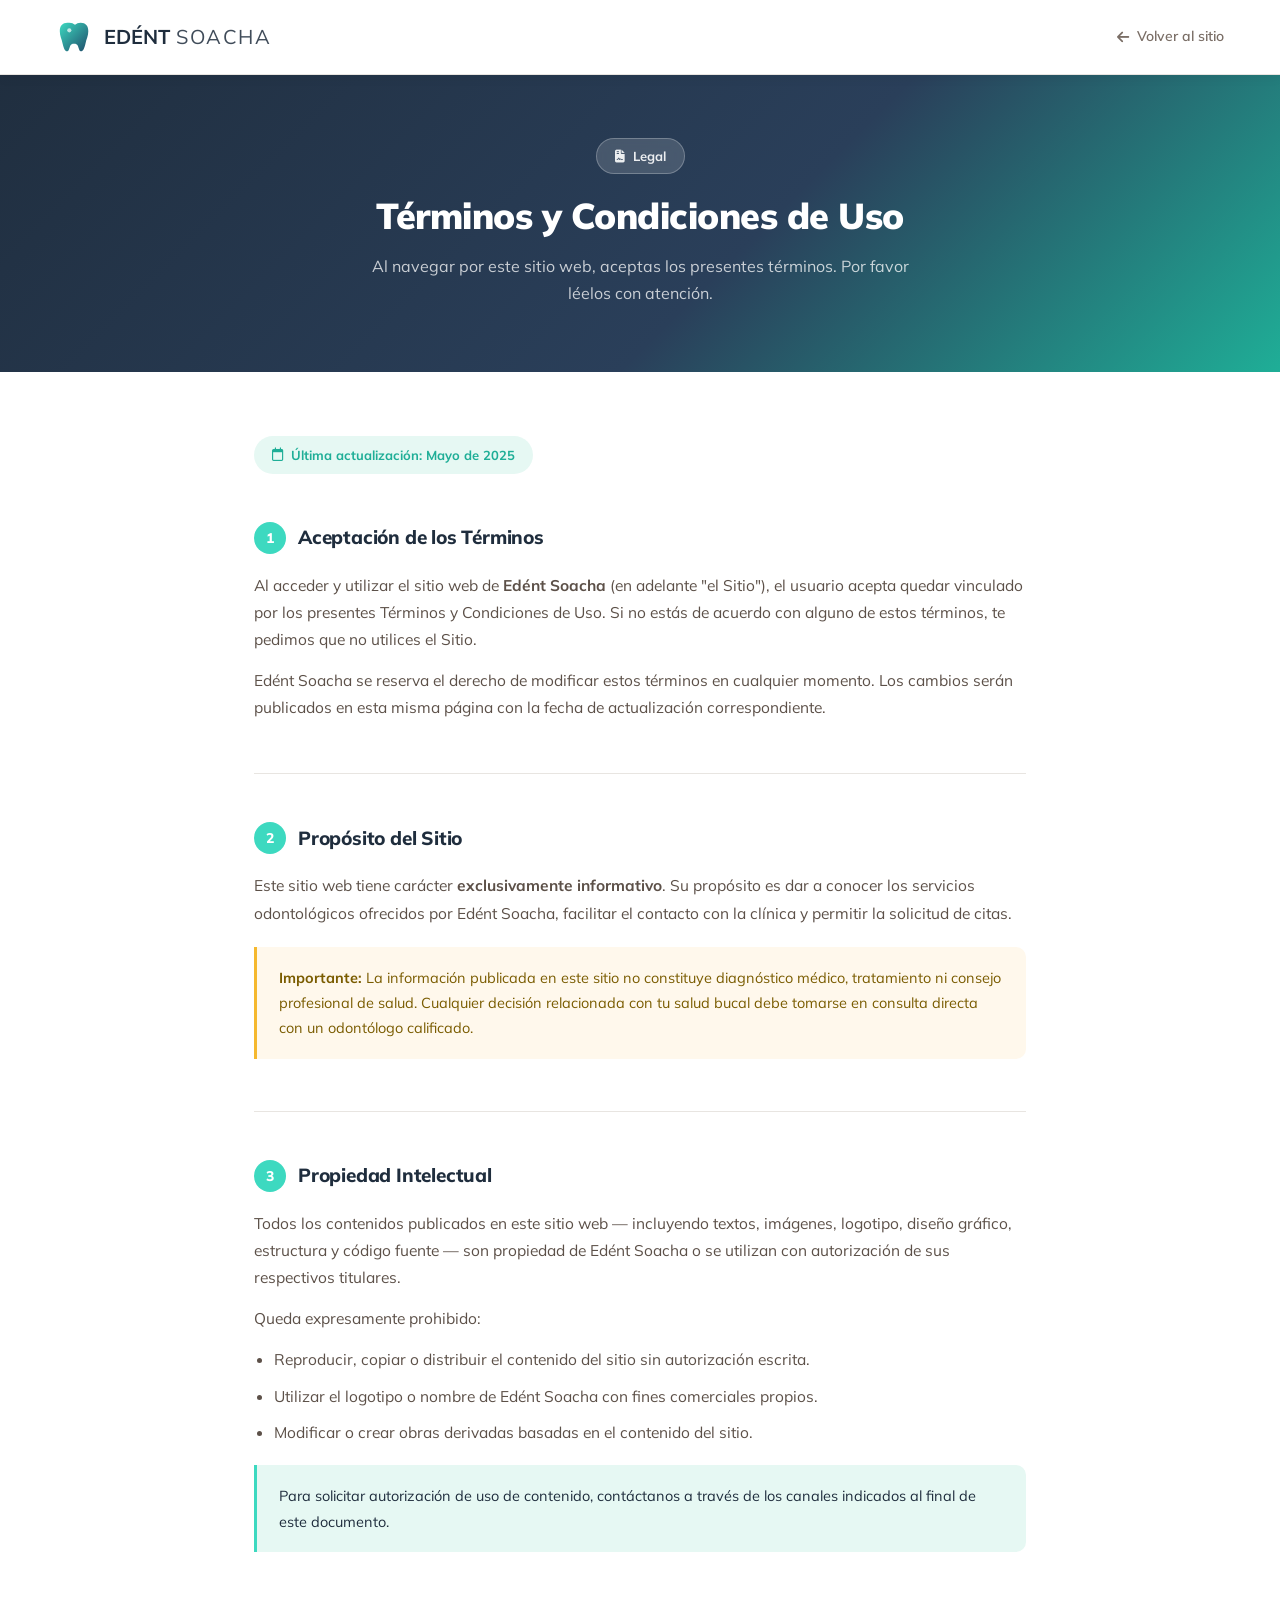
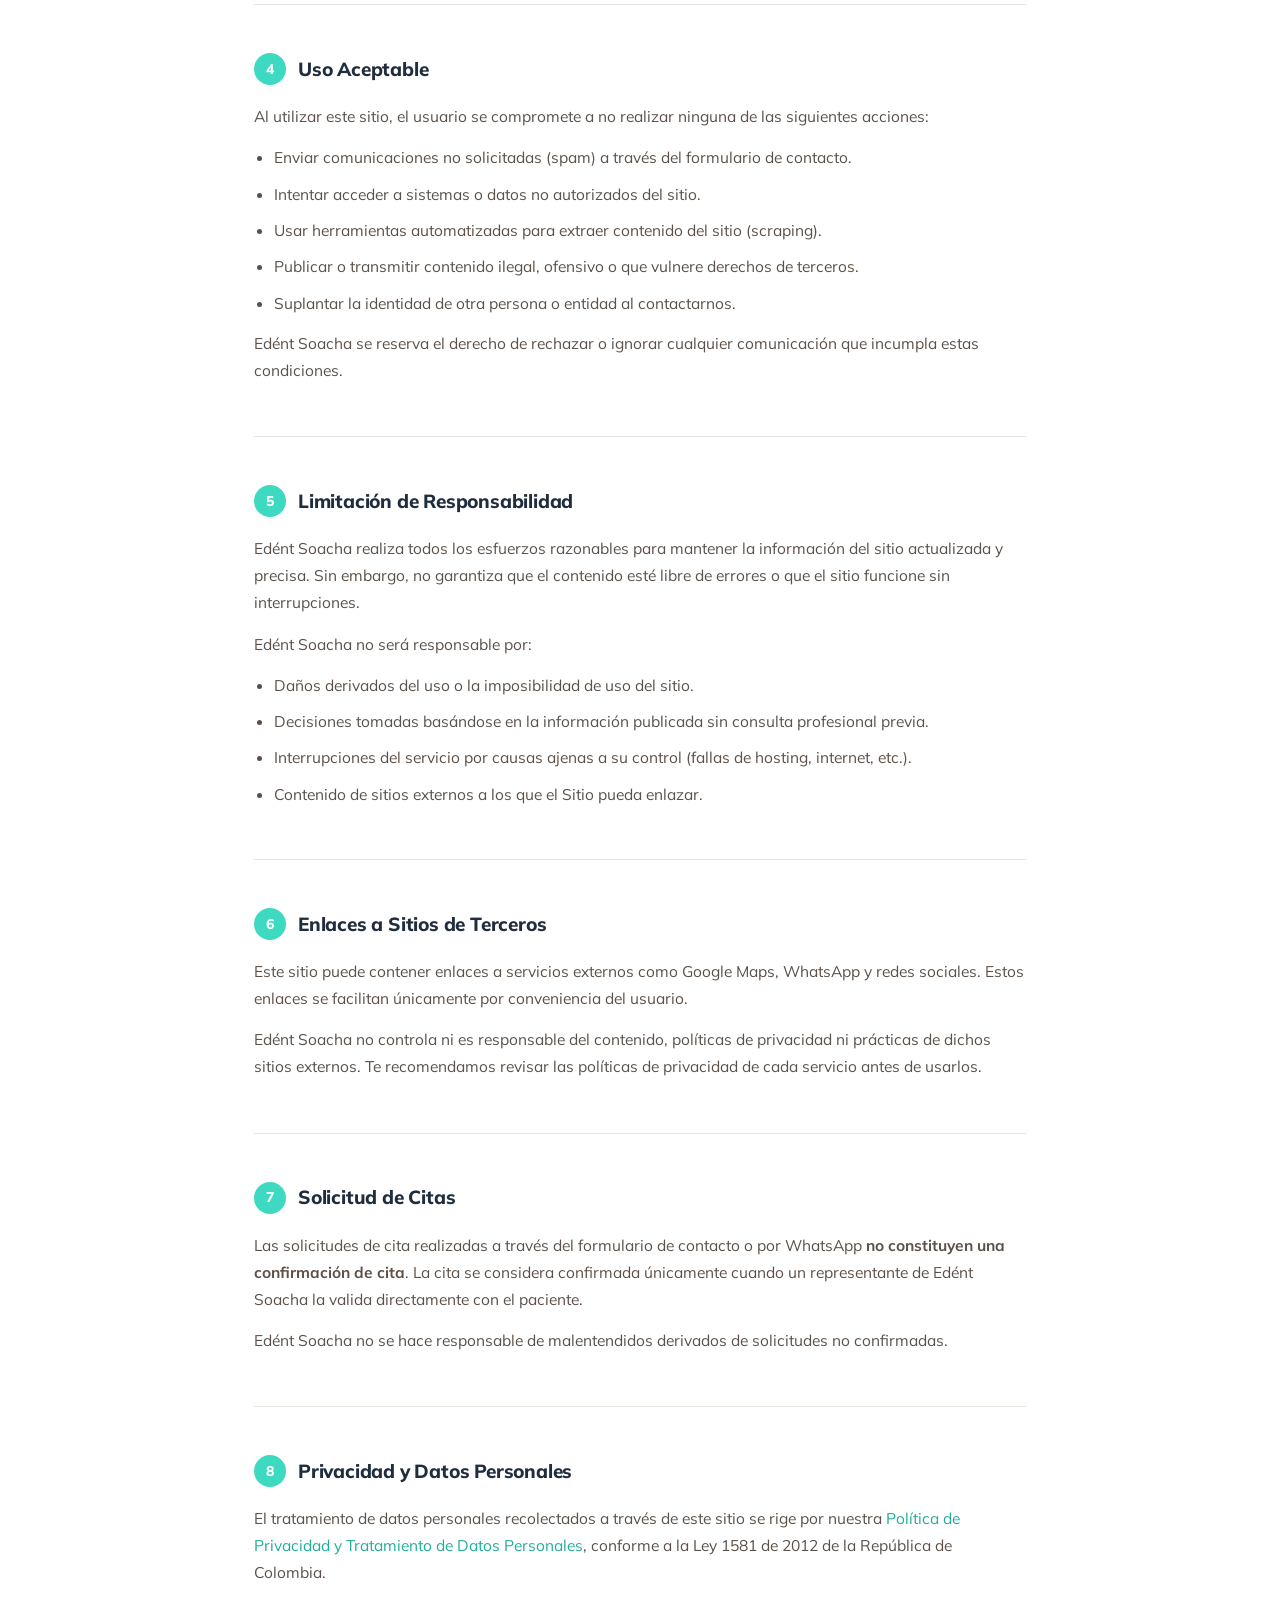
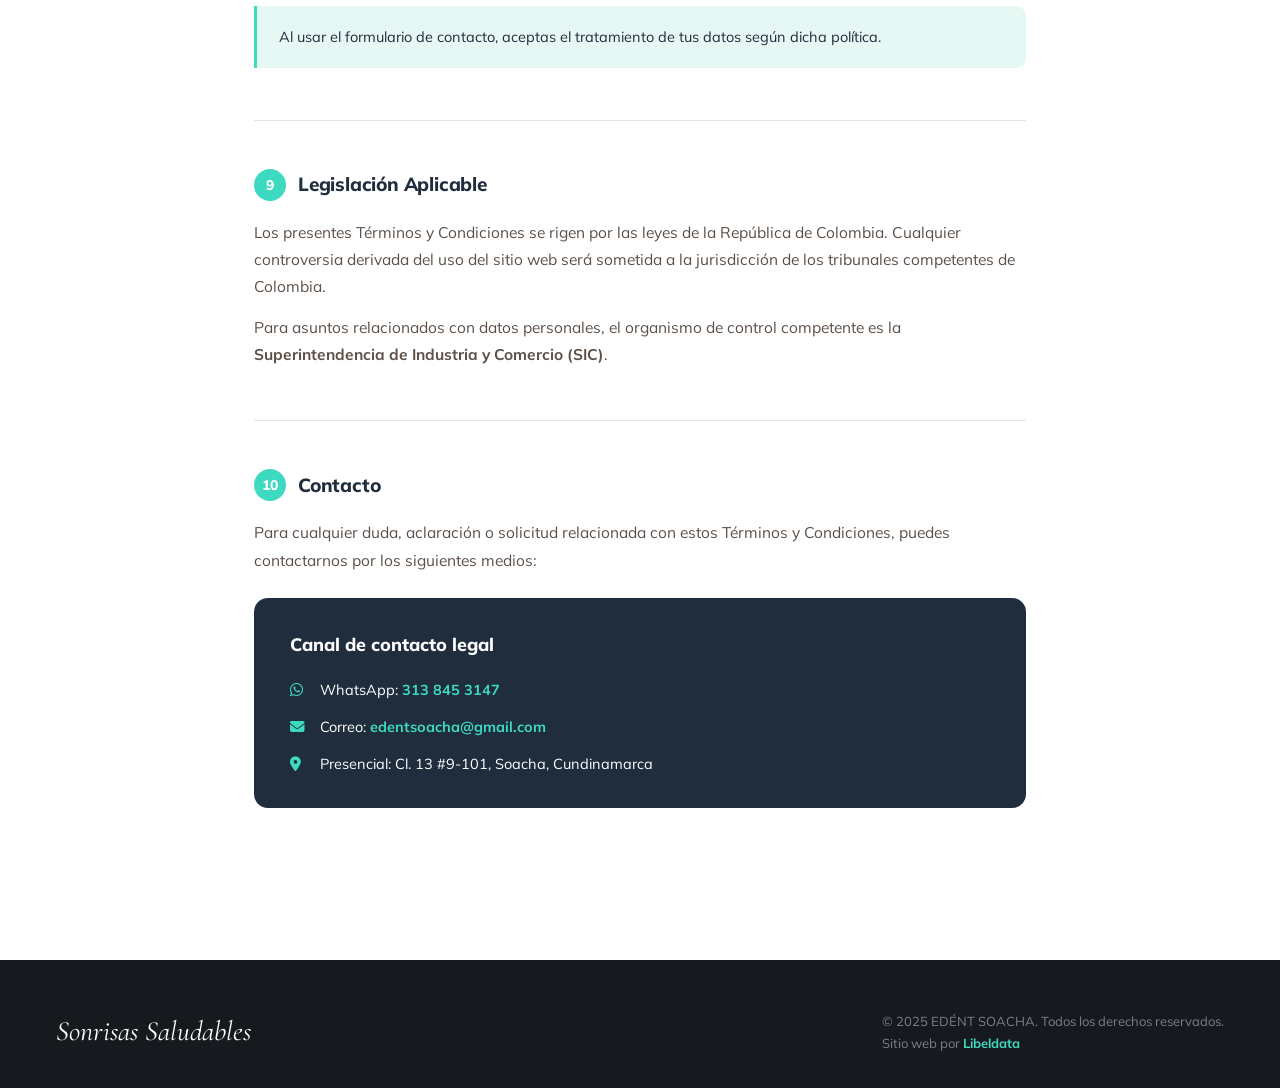
<file: terminos-condiciones.html>
<!DOCTYPE html>
<html lang="es">
<head>
<meta charset="UTF-8"/>
<meta name="viewport" content="width=device-width, initial-scale=1.0"/>
<title>Términos y Condiciones — Edént Soacha</title>
<meta name="description" content="Términos y condiciones de uso del sitio web de Edént Soacha, clínica odontológica en Soacha, Cundinamarca."/>
<meta name="robots" content="noindex, follow"/>
<link rel="preconnect" href="https://fonts.googleapis.com">
<link rel="preconnect" href="https://fonts.gstatic.com" crossorigin>
<link href="https://fonts.googleapis.com/css2?family=Mulish:wght@400;500;600;700;800;900&family=Cormorant+Garamond:ital,wght@0,500;0,600;1,400;1,500&display=swap" rel="stylesheet">
<link rel="stylesheet" href="https://cdnjs.cloudflare.com/ajax/libs/font-awesome/6.5.0/css/all.min.css">
<link rel="icon" type="image/svg+xml" href="data:image/svg+xml,<svg xmlns='http://www.w3.org/2000/svg' viewBox='0 0 40 40'><rect width='40' height='40' rx='8' fill='%233DD9C0'/><path d='M12 5 C 7 5, 4 8, 4 14 C 4 19, 6 22, 7 27 C 8 31, 9 35, 12 35 C 14 35, 14 30, 16 28 C 17 27, 18 27, 19 27 C 20 27, 21 27, 22 28 C 24 30, 24 35, 26 35 C 29 35, 30 31, 31 27 C 32 22, 34 19, 34 14 C 34 8, 31 5, 26 5 C 23 5, 22 6, 20 7 C 18 6, 17 5, 14 5 Z' fill='white'/></svg>"/>
<style>
  :root{
    --teal:#3DD9C0;--teal-600:#2BC7AE;--teal-700:#1FAE97;--teal-soft:#E6F8F3;
    --navy:#1F2D3D;--ink:#1B2B3A;--body:#5C5048;--muted:#7A6E66;
    --line:#E8E5E1;--bg:#FFFFFF;--bg-soft:#F7F8F8;
  }
  *{box-sizing:border-box;margin:0;padding:0}
  html{scroll-behavior:smooth;}
  body{font-family:'Mulish',sans-serif;color:var(--body);background:var(--bg);line-height:1.7;-webkit-font-smoothing:antialiased;}
  a{color:var(--teal-700);text-decoration:none;transition:color .2s;}
  a:hover{color:var(--navy);text-decoration:underline;}

  /* NAV */
  .nav{position:fixed;top:0;left:0;right:0;z-index:100;background:#fff;border-bottom:1px solid var(--line);box-shadow:0 2px 12px rgba(0,0,0,.06);}
  .nav-inner{display:flex;align-items:center;justify-content:space-between;padding:18px 36px;max-width:1240px;margin:0 auto;}
  .logo{display:flex;align-items:center;gap:10px;font-weight:900;color:var(--navy);font-size:20px;text-decoration:none;}
  .logo:hover{text-decoration:none;color:var(--navy);}
  .logo .mark{width:38px;height:38px;display:grid;place-items:center;}
  .logo .light{font-weight:400;opacity:.85;letter-spacing:1.5px;}
  .nav-back{display:inline-flex;align-items:center;gap:8px;color:var(--muted);font-size:14px;font-weight:600;transition:color .2s;}
  .nav-back:hover{color:var(--teal-700);text-decoration:none;}

  /* HERO */
  .legal-hero{
    background:linear-gradient(135deg,#1F2D3D 0%,#2A3F5A 60%,#1FAE97 100%);
    padding-top:calc(74px + 64px);padding-bottom:64px;padding-left:24px;padding-right:24px;text-align:center;color:#fff;
    margin-top:0;
  }
  .legal-hero .tag{
    display:inline-block;background:rgba(255,255,255,.15);border:1px solid rgba(255,255,255,.25);
    color:rgba(255,255,255,.9);font-size:13px;font-weight:700;
    padding:6px 18px;border-radius:999px;margin-bottom:20px;
    backdrop-filter:blur(6px);
  }
  .legal-hero h1{font-family:'Mulish',sans-serif;font-size:36px;font-weight:900;line-height:1.2;margin-bottom:16px;letter-spacing:-.5px;}
  .legal-hero p{font-size:16px;color:rgba(255,255,255,.75);max-width:560px;margin:0 auto;}

  /* CONTENIDO */
  .legal-wrap{max-width:820px;margin:0 auto;padding:64px 24px 100px;}

  .update-badge{
    display:inline-flex;align-items:center;gap:8px;
    background:var(--teal-soft);color:var(--teal-700);
    font-size:13px;font-weight:700;padding:8px 18px;border-radius:999px;
    margin-bottom:48px;
  }

  .section{margin-bottom:52px;}
  .section-num{
    display:inline-flex;align-items:center;justify-content:center;
    width:32px;height:32px;border-radius:50%;
    background:var(--teal);color:#fff;font-weight:800;font-size:14px;
    flex-shrink:0;margin-right:12px;
  }
  .section h2{
    display:flex;align-items:center;
    font-family:'Mulish',sans-serif;font-size:19px;font-weight:800;
    color:var(--navy);margin-bottom:18px;line-height:1.3;letter-spacing:-.2px;
  }
  .section p{font-size:15.5px;color:var(--body);margin-bottom:14px;line-height:1.75;}
  .section p:last-child{margin-bottom:0;}
  .section ul{margin:12px 0 14px 20px;display:flex;flex-direction:column;gap:10px;}
  .section ul li{font-size:15.5px;color:var(--body);}

  .highlight{
    background:var(--teal-soft);border-left:3px solid var(--teal);
    border-radius:0 10px 10px 0;padding:18px 22px;margin:20px 0;
  }
  .highlight p{font-size:14.5px;color:var(--navy);margin:0;}
  .highlight strong{color:var(--teal-700);}

  .warning{
    background:#FFF8EC;border-left:3px solid #F5B82E;
    border-radius:0 10px 10px 0;padding:18px 22px;margin:20px 0;
  }
  .warning p{font-size:14.5px;color:#7A5C00;margin:0;}

  .contact-box{
    background:var(--navy);border-radius:14px;padding:32px 36px;
    color:#fff;margin-top:24px;
  }
  .contact-box h3{font-size:18px;font-weight:800;margin-bottom:18px;color:#fff;}
  .contact-row{display:flex;align-items:center;gap:12px;margin-bottom:12px;font-size:14.5px;}
  .contact-row:last-child{margin-bottom:0;}
  .contact-row i{color:var(--teal);width:18px;}
  .contact-row a{color:var(--teal);font-weight:700;}
  .contact-row a:hover{color:#fff;}

  hr{border:none;border-top:1px solid var(--line);margin:48px 0;}

  /* FOOTER */
  footer{background:#161A1F;color:#B6BABE;padding:48px 0 32px;}
  .ft-inner{max-width:1240px;margin:0 auto;padding:0 36px;}
  .ft-bottom{display:flex;align-items:center;justify-content:space-between;flex-wrap:wrap;gap:16px;}
  .ft-script{font-family:'Cormorant Garamond',serif;font-style:italic;color:#fff;font-size:28px;}
  .ft-cr{color:#7B8086;font-size:13px;}
  .ft-cr a{color:var(--teal);font-weight:700;}

  @media(max-width:640px){
    .legal-hero h1{font-size:28px;}
    .nav-inner{padding:14px 18px;}
    .legal-wrap{padding:40px 16px 72px;}
    .contact-box{padding:24px 20px;}
  }
</style>
</head>
<body>

<!-- NAV -->
<header class="nav">
  <div class="nav-inner">
    <a class="logo" href="index.html">
      <span class="mark">
        <svg width="38" height="38" viewBox="0 0 40 40">
          <defs><linearGradient id="tg" x1="0%" y1="0%" x2="100%" y2="100%"><stop offset="0%" stop-color="#3DD9C0"/><stop offset="100%" stop-color="#1F4D6B"/></linearGradient></defs>
          <path d="M12 5 C 7 5, 4 8, 4 14 C 4 19, 6 22, 7 27 C 8 31, 9 35, 12 35 C 14 35, 14 30, 16 28 C 17 27, 18 27, 19 27 C 20 27, 21 27, 22 28 C 24 30, 24 35, 26 35 C 29 35, 30 31, 31 27 C 32 22, 34 19, 34 14 C 34 8, 31 5, 26 5 C 23 5, 22 6, 20 7 C 18 6, 17 5, 14 5 Z" fill="url(#tg)"/>
          <circle cx="14" cy="13" r="2.2" fill="white" opacity=".7"/>
        </svg>
      </span>
      <span><strong>EDÉNT</strong> <span class="light">SOACHA</span></span>
    </a>
    <a href="index.html" class="nav-back">
      <i class="fa-solid fa-arrow-left"></i> Volver al sitio
    </a>
  </div>
</header>

<!-- HERO -->
<section class="legal-hero">
  <span class="tag"><i class="fa-solid fa-file-contract"></i> &nbsp;Legal</span>
  <h1>Términos y Condiciones de Uso</h1>
  <p>Al navegar por este sitio web, aceptas los presentes términos. Por favor léelos con atención.</p>
</section>

<!-- CONTENIDO -->
<div class="legal-wrap">

  <div class="update-badge">
    <i class="fa-regular fa-calendar"></i>
    Última actualización: Mayo de 2025
  </div>

  <!-- 1 -->
  <div class="section">
    <h2><span class="section-num">1</span>Aceptación de los Términos</h2>
    <p>Al acceder y utilizar el sitio web de <strong>Edént Soacha</strong> (en adelante "el Sitio"), el usuario acepta quedar vinculado por los presentes Términos y Condiciones de Uso. Si no estás de acuerdo con alguno de estos términos, te pedimos que no utilices el Sitio.</p>
    <p>Edént Soacha se reserva el derecho de modificar estos términos en cualquier momento. Los cambios serán publicados en esta misma página con la fecha de actualización correspondiente.</p>
  </div>

  <hr/>

  <!-- 2 -->
  <div class="section">
    <h2><span class="section-num">2</span>Propósito del Sitio</h2>
    <p>Este sitio web tiene carácter <strong>exclusivamente informativo</strong>. Su propósito es dar a conocer los servicios odontológicos ofrecidos por Edént Soacha, facilitar el contacto con la clínica y permitir la solicitud de citas.</p>
    <div class="warning">
      <p><strong>Importante:</strong> La información publicada en este sitio no constituye diagnóstico médico, tratamiento ni consejo profesional de salud. Cualquier decisión relacionada con tu salud bucal debe tomarse en consulta directa con un odontólogo calificado.</p>
    </div>
  </div>

  <hr/>

  <!-- 3 -->
  <div class="section">
    <h2><span class="section-num">3</span>Propiedad Intelectual</h2>
    <p>Todos los contenidos publicados en este sitio web — incluyendo textos, imágenes, logotipo, diseño gráfico, estructura y código fuente — son propiedad de Edént Soacha o se utilizan con autorización de sus respectivos titulares.</p>
    <p>Queda expresamente prohibido:</p>
    <ul>
      <li>Reproducir, copiar o distribuir el contenido del sitio sin autorización escrita.</li>
      <li>Utilizar el logotipo o nombre de Edént Soacha con fines comerciales propios.</li>
      <li>Modificar o crear obras derivadas basadas en el contenido del sitio.</li>
    </ul>
    <div class="highlight">
      <p>Para solicitar autorización de uso de contenido, contáctanos a través de los canales indicados al final de este documento.</p>
    </div>
  </div>

  <hr/>

  <!-- 4 -->
  <div class="section">
    <h2><span class="section-num">4</span>Uso Aceptable</h2>
    <p>Al utilizar este sitio, el usuario se compromete a no realizar ninguna de las siguientes acciones:</p>
    <ul>
      <li>Enviar comunicaciones no solicitadas (spam) a través del formulario de contacto.</li>
      <li>Intentar acceder a sistemas o datos no autorizados del sitio.</li>
      <li>Usar herramientas automatizadas para extraer contenido del sitio (scraping).</li>
      <li>Publicar o transmitir contenido ilegal, ofensivo o que vulnere derechos de terceros.</li>
      <li>Suplantar la identidad de otra persona o entidad al contactarnos.</li>
    </ul>
    <p>Edént Soacha se reserva el derecho de rechazar o ignorar cualquier comunicación que incumpla estas condiciones.</p>
  </div>

  <hr/>

  <!-- 5 -->
  <div class="section">
    <h2><span class="section-num">5</span>Limitación de Responsabilidad</h2>
    <p>Edént Soacha realiza todos los esfuerzos razonables para mantener la información del sitio actualizada y precisa. Sin embargo, no garantiza que el contenido esté libre de errores o que el sitio funcione sin interrupciones.</p>
    <p>Edént Soacha no será responsable por:</p>
    <ul>
      <li>Daños derivados del uso o la imposibilidad de uso del sitio.</li>
      <li>Decisiones tomadas basándose en la información publicada sin consulta profesional previa.</li>
      <li>Interrupciones del servicio por causas ajenas a su control (fallas de hosting, internet, etc.).</li>
      <li>Contenido de sitios externos a los que el Sitio pueda enlazar.</li>
    </ul>
  </div>

  <hr/>

  <!-- 6 -->
  <div class="section">
    <h2><span class="section-num">6</span>Enlaces a Sitios de Terceros</h2>
    <p>Este sitio puede contener enlaces a servicios externos como Google Maps, WhatsApp y redes sociales. Estos enlaces se facilitan únicamente por conveniencia del usuario.</p>
    <p>Edént Soacha no controla ni es responsable del contenido, políticas de privacidad ni prácticas de dichos sitios externos. Te recomendamos revisar las políticas de privacidad de cada servicio antes de usarlos.</p>
  </div>

  <hr/>

  <!-- 7 -->
  <div class="section">
    <h2><span class="section-num">7</span>Solicitud de Citas</h2>
    <p>Las solicitudes de cita realizadas a través del formulario de contacto o por WhatsApp <strong>no constituyen una confirmación de cita</strong>. La cita se considera confirmada únicamente cuando un representante de Edént Soacha la valida directamente con el paciente.</p>
    <p>Edént Soacha no se hace responsable de malentendidos derivados de solicitudes no confirmadas.</p>
  </div>

  <hr/>

  <!-- 8 -->
  <div class="section">
    <h2><span class="section-num">8</span>Privacidad y Datos Personales</h2>
    <p>El tratamiento de datos personales recolectados a través de este sitio se rige por nuestra <a href="politica-privacidad.html">Política de Privacidad y Tratamiento de Datos Personales</a>, conforme a la Ley 1581 de 2012 de la República de Colombia.</p>
    <div class="highlight">
      <p>Al usar el formulario de contacto, aceptas el tratamiento de tus datos según dicha política.</p>
    </div>
  </div>

  <hr/>

  <!-- 9 -->
  <div class="section">
    <h2><span class="section-num">9</span>Legislación Aplicable</h2>
    <p>Los presentes Términos y Condiciones se rigen por las leyes de la República de Colombia. Cualquier controversia derivada del uso del sitio web será sometida a la jurisdicción de los tribunales competentes de Colombia.</p>
    <p>Para asuntos relacionados con datos personales, el organismo de control competente es la <strong>Superintendencia de Industria y Comercio (SIC)</strong>.</p>
  </div>

  <hr/>

  <!-- 10 -->
  <div class="section">
    <h2><span class="section-num">10</span>Contacto</h2>
    <p>Para cualquier duda, aclaración o solicitud relacionada con estos Términos y Condiciones, puedes contactarnos por los siguientes medios:</p>
    <div class="contact-box">
      <h3>Canal de contacto legal</h3>
      <div class="contact-row"><i class="fa-brands fa-whatsapp"></i><span>WhatsApp: <a href="https://wa.me/573138453147" target="_blank">313 845 3147</a></span></div>
      <div class="contact-row"><i class="fa-solid fa-envelope"></i><span>Correo: <a href="mailto:edentsoacha@gmail.com">edentsoacha@gmail.com</a></span></div>
      <div class="contact-row"><i class="fa-solid fa-location-dot"></i><span>Presencial: Cl. 13 #9-101, Soacha, Cundinamarca</span></div>
    </div>
  </div>

</div>

<!-- FOOTER -->
<footer>
  <div class="ft-inner">
    <div class="ft-bottom">
      <span class="ft-script">Sonrisas Saludables</span>
      <span class="ft-cr">© 2025 EDÉNT SOACHA. Todos los derechos reservados.<br/>
      Sitio web por <a href="#">Libeldata</a></span>
    </div>
  </div>
</footer>

</body>
</html>
</file>
<file: css/main.css>
/* ═══════════════════════════════════════════
   Edént Soacha — Estilos principales
   Desarrollado por Libeldata
═══════════════════════════════════════════ */


  :root{
    --teal:#3DD9C0;
    --teal-600:#2BC7AE;
    --teal-700:#1FAE97;
    --teal-soft:#E6F8F3;
    --teal-mint:#DDF1E8;
    --navy:#1F2D3D;
    --navy-2:#243447;
    --ink:#1B2B3A;
    --body:#5C5048;
    --muted:#7A6E66;
    --line:#E8E5E1;
    --bg:#FFFFFF;
    --bg-soft:#F7F8F8;
    --star:#F5B82E;
  }
  *{box-sizing:border-box}
  html,body{margin:0;padding:0}
  body{
    font-family:'Mulish', system-ui, -apple-system, Segoe UI, sans-serif;
    color:var(--body);
    background:var(--bg);
    line-height:1.55;
    -webkit-font-smoothing:antialiased;
  }
  a{color:inherit;text-decoration:none}
  img{max-width:100%;display:block}
  .container{max-width:1240px;margin:0 auto;padding:0 28px}

  /* ---------- NAV ---------- */
  .nav{
    position:fixed;top:0;left:0;right:0;z-index:50;
    background:transparent;
    border-bottom:1px solid transparent;
    transition:background .35s ease, border-color .35s ease, box-shadow .35s ease;
  }
  .nav.scrolled{
    background:#fff;
    border-bottom:1px solid var(--line);
    box-shadow:0 2px 20px rgba(0,0,0,.07);
  }
  /* 1. Links y logo blancos sobre el hero */
  .nav .logo{color:#fff !important;}
  .nav .logo .light{color:rgba(255,255,255,.85) !important;}
  .nav .nav-links a{color:#fff !important; font-weight:600;}
  .nav .nav-links a:hover{color:var(--teal) !important;}
  /* Al hacer scroll: navy */
  .nav.scrolled .logo{color:var(--navy) !important;}
  .nav.scrolled .logo .light{color:var(--navy) !important;}
  .nav.scrolled .nav-links a{color:var(--navy) !important;}
  .nav.scrolled .nav-links a:hover{color:var(--teal-700) !important;}
  body{padding-top:0;}
  .nav-inner{
    display:flex;align-items:center;justify-content:space-between;
    padding:18px 36px;
  }
  .logo{
    display:flex;align-items:center;gap:10px;
    font-weight:900;letter-spacing:.5px;
    color:var(--navy);font-size:22px;
  }
  .logo .mark{
    width:42px;height:42px;
    display:grid;place-items:center;
  }
  .logo .light{font-weight:400;color:var(--navy);opacity:.85;letter-spacing:1.5px}
  .nav-links{display:flex;gap:38px;list-style:none;margin:0;padding:0}
  .nav-links a{
    color:var(--navy);font-weight:600;font-size:15px;
    transition:color .2s;
  }
  .nav-links a:hover{color:var(--teal-700)}
  .btn{
    display:inline-flex;align-items:center;gap:10px;
    padding:12px 22px;border-radius:999px;  /* 3. padding reducido */
    font-weight:700;font-size:14px;          /* 3. fuente levemente más pequeña */
    border:none;cursor:pointer;transition:transform .15s, box-shadow .2s, background .2s, color .2s;
    text-decoration:none;
  }
  .btn-teal{
    background:var(--teal);color:#fff;
    box-shadow:0 6px 18px -8px rgba(61,217,192,.65);
    transition:background .2s, color .2s, border-color .2s, transform .15s;
  }
  .btn-teal:hover{background:var(--teal-600);transform:translateY(-1px)}
  /* Hero: "Agenda tu Cita Ahora" → mismo hover que WhatsApp (blanco + navy) */
  .hero-ctas .btn-teal:hover{
    background:#fff;color:var(--navy);
    box-shadow:0 6px 18px -8px rgba(255,255,255,.4);
    transform:translateY(-1px);
  }
  /* Nav: "Agenda tu Cita" → mismo hover que "Llamar Ahora" (navy + blanco) */
  .nav-inner .btn-teal:hover{
    background:var(--navy);color:#fff;
    box-shadow:none;transform:translateY(-1px);
  }
  .btn-outline-white{
    background:transparent;color:#fff;border:1.5px solid rgba(255,255,255,.8);
  }
  /* 4. WhatsApp hover → fondo blanco con texto navy */
  .btn-outline-white:hover{background:#fff;color:var(--navy);border-color:#fff;}
  .btn-outline-navy{
    background:#fff;color:var(--navy);border:1.5px solid var(--navy);
  }
  .btn-outline-navy:hover{background:var(--navy);color:#fff}
  .btn-navy{background:var(--navy);color:#fff}
  .btn-navy:hover{background:var(--ink)}
  .btn-white{background:#fff;color:var(--navy);transition:background .2s, color .2s, transform .2s, box-shadow .2s;}
  .btn-white:hover{background:var(--navy);color:#fff;transform:translateY(-2px);box-shadow:0 8px 24px rgba(31,45,61,.25);}

  /* ---------- HERO ---------- */
  .hero{
    position:relative;min-height:100vh;
    display:flex;align-items:center;justify-content:center;
    overflow:hidden;
    background:#0e3a3a;
  }
  .hero-bg{
    position:absolute;inset:0;
    background-image:url('../img/hero.jpg');
    background-size:cover;
    background-position:center 7%;
    filter:saturate(.85);
  }
  .hero-overlay{
    position:absolute;inset:0;
    /* 5. overlay más oscuro navy, sin el teal fuerte del medio */
    background:linear-gradient(180deg,
      rgba(15,35,55,.72) 0%,
      rgba(20,45,65,.65) 50%,
      rgba(15,35,55,.75) 100%);
  }
  .hero-content{
    position:relative;z-index:2;text-align:center;
    color:#fff;max-width:920px;padding:160px 24px 100px;
  }
  .hero-stats{
    display:flex;gap:0;justify-content:center;margin-top:56px;
  }
  .hero-stat{
    padding:0 36px;text-align:center;
  }
  .hero-stat:not(:last-child){border-right:1px solid rgba(255,255,255,.2);}
  .hero-stat .val{font-size:26px;font-weight:900;color:var(--teal);display:block;letter-spacing:-.5px;}
  .hero-stat .lbl{font-size:12px;color:rgba(255,255,255,.55);margin-top:3px;display:block;font-weight:600;letter-spacing:.5px;text-transform:uppercase;}
  .badge{
    display:inline-flex;align-items:center;gap:8px;
    background:rgba(255,255,255,.14);
    border:1px solid rgba(255,255,255,.25);
    color:#fff;font-weight:600;font-size:14px;
    padding:8px 18px;border-radius:999px;
    backdrop-filter:blur(6px);
  }
  .badge .star{color:var(--star)}
  .hero h1{
    font-size:64px;line-height:1.05;margin:24px 0 22px;
    font-weight:900;letter-spacing:-1px;
    color:#fff;
  }
  .hero h1 .accent{color:var(--teal);display:inline}
  .hero p.lede{
    font-size:19px;color:rgba(255,255,255,.92);
    max-width:680px;margin:0 auto 36px;line-height:1.55;
  }
  .hero-ctas{display:flex;gap:16px;justify-content:center;flex-wrap:wrap}

  /* ---------- SECTION HEADER ---------- */
  section{padding:80px 0}
  /* Compensar navbar fijo al navegar por anchors */
  section[id]{scroll-margin-top:55px;}
  .pill{
    display:inline-block;
    color:var(--teal-700);background:#fff;
    border:1.5px solid var(--teal);
    padding:7px 22px;border-radius:999px;
    font-weight:700;font-size:14px;
  }
  .pill-soft{
    color:var(--teal-700);background:var(--teal-soft);
    border:none;padding:8px 22px;border-radius:999px;
    font-weight:700;font-size:14px;display:inline-block;
  }
  .h2{
    font-size:48px;line-height:1.15;font-weight:900;
    color:var(--navy);letter-spacing:-.5px;margin:18px 0 14px;
  }
  .h2 .accent{color:var(--teal-700)}
  .h2 .accent-blue{color:#2D6A8E}
  .section-head{text-align:center;max-width:760px;margin:0 auto 64px}
  .section-head p{font-size:17px;color:var(--muted);margin:0}

  /* ---------- SERVICIOS ---------- */
  .services-grid{
    display:grid;grid-template-columns:repeat(3,1fr);gap:24px;
  }
  .service-card{
    border:1px solid var(--line);
    border-radius:14px;padding:34px 32px;
    background:#fff;
    transition:transform .25s, box-shadow .25s, border-color .25s;
  }
  .service-card:hover{
    transform:translateY(-4px);
    border-color:var(--teal);
    box-shadow:0 18px 40px -22px rgba(31,45,61,.18);
  }
  .icon-bubble{
    width:54px;height:54px;border-radius:50%;
    background:#EEF1EF;
    display:grid;place-items:center;
    color:var(--navy);font-size:20px;
    margin-bottom:24px;
  }
  .service-card h3{
    font-size:22px;font-weight:800;color:var(--navy);
    margin:0 0 14px;letter-spacing:-.2px;
  }
  .service-card p{font-size:15px;color:var(--muted);margin:0 0 22px;line-height:1.55}
  .feat-list{list-style:none;margin:0;padding:0}
  .feat-list li{
    display:flex;align-items:center;gap:10px;
    padding:5px 0;color:var(--navy);font-size:15px;font-weight:500;
  }
  .feat-list i{color:var(--teal-700);font-size:13px}

  /* ---------- NOSOTROS ---------- */
  .nosotros{
    background:#E0F2EA;
    padding:120px 0;
  }
  .nosotros-grid{
    display:grid;grid-template-columns:1.05fr 1fr;gap:80px;align-items:center;
  }
  .nosotros img{
    border-radius:14px;
    box-shadow:0 30px 60px -30px rgba(31,45,61,.25);
    width:100%;height:auto;
  }
  .small-eyebrow{
    color:var(--teal-700);font-weight:600;font-size:15px;letter-spacing:.2px;
    font-family:'Cormorant Garamond', serif;font-style:italic;font-size:18px;
  }
  .nosotros h2{
    font-family:'Cormorant Garamond', serif;font-weight:600;
    font-size:46px;line-height:1.15;color:var(--navy);letter-spacing:-.5px;
    margin:10px 0 26px;
  }
  .nosotros p{
    font-size:16px;color:var(--body);margin:0 0 18px;line-height:1.7;
  }
  .check-list{list-style:none;padding:0;margin:34px 0 0;display:flex;flex-direction:column;gap:14px}
  .check-list li{display:flex;align-items:center;gap:14px;color:var(--navy);font-weight:500;font-size:15.5px}
  .check-list .ck{
    width:30px;height:30px;border-radius:50%;background:#fff;
    display:grid;place-items:center;color:var(--teal-700);font-size:13px;
    box-shadow:0 0 0 1.5px var(--teal) inset;
  }

  /* ---------- POR QUÉ ---------- */
  .why{background:linear-gradient(180deg,#F5F8F8 0%, #ECF1F1 100%)}
  .why-grid{display:grid;grid-template-columns:1fr 1fr;gap:24px;max-width:1100px;margin:0 auto}
  .why-card{
    position:relative;background:#fff;border-radius:14px;
    padding:38px 36px;border:1px solid #E5EBEB;
    transition:transform .2s, box-shadow .2s;
  }
  .why-card:hover{transform:translateY(-3px);box-shadow:0 18px 40px -22px rgba(31,45,61,.18)}
  .why-card .num{
    position:absolute;top:22px;right:32px;
    font-size:54px;font-weight:900;color:#CDE7DD;letter-spacing:-2px;line-height:1;
  }
  .why-card .ic{
    width:52px;height:52px;border-radius:50%;
    background:var(--navy);color:#fff;font-size:18px;
    display:grid;place-items:center;margin-bottom:34px;
  }
  .why-card h3{
    font-size:23px;font-weight:800;color:var(--navy);margin:0 0 12px;letter-spacing:-.2px;
  }
  .why-card p{margin:0;color:var(--muted);font-size:15px;line-height:1.6}

  /* ---------- TESTIMONIOS ---------- */
  .testimonios{background:#F7F8F8}
  .testimonios .section-head{margin-bottom:42px}
  .test-eyebrow{
    font-family:'Cormorant Garamond', serif;font-style:italic;
    color:var(--muted);font-size:22px;
  }
  .test-card{
    max-width:980px;margin:0 auto;background:#fff;
    border-radius:14px;padding:56px 60px 80px;
    box-shadow:0 18px 60px -30px rgba(31,45,61,.18);
    position:relative;
  }
  .rating-pill{
    display:inline-flex;align-items:center;gap:7px;
    background:#1B2B3A;color:#fff;
    padding:6px 14px;border-radius:999px;font-weight:700;font-size:14px;
  }
  .rating-pill .star{color:var(--star)}
  .quote-mark{
    text-align:center;color:var(--teal);font-size:54px;line-height:1;margin:34px 0 16px;
    font-family:'Cormorant Garamond', serif;
  }
  .test-quote{
    font-family:'Cormorant Garamond', serif;font-style:italic;
    text-align:center;font-size:22px;color:var(--navy);line-height:1.55;
    max-width:760px;margin:0 auto 28px;font-weight:500;
    /* Altura fija SOLO en el quote para que todos los slides sean iguales */
    min-height:108px;
  }
  .test-person{
    display:flex;align-items:center;justify-content:center;gap:16px;
  }
  .test-avatar{
    width:60px;height:60px;border-radius:50%;
    background:linear-gradient(135deg,#FED7C4,#E8A48E);
    display:grid;place-items:center;color:#fff;font-weight:800;
    border:3px solid #F5E1D5;font-size:18px;
  }
  .test-name{font-weight:800;color:var(--navy);font-size:16px}
  .test-loc{font-size:13.5px;color:var(--muted)}
  .stars{display:flex;gap:4px;justify-content:center;margin:18px 0 0;color:var(--star);font-size:16px}
  .test-controls{
    position:absolute;bottom:28px;right:38px;display:flex;gap:10px;
  }
  .test-btn{
    width:42px;height:42px;border-radius:8px;border:1px solid var(--line);
    background:#fff;color:var(--navy);cursor:pointer;font-size:14px;
    display:grid;place-items:center;transition:.2s;
  }
  .test-btn.active{background:var(--navy);color:#fff;border-color:var(--navy)}
  .test-btn:hover{background:#F0F2F2}
  .test-dots{
    position:absolute;bottom:38px;left:50%;transform:translateX(-50%);
    display:flex;gap:8px;align-items:center;
  }
  .test-dots .dot{width:8px;height:8px;border-radius:50%;background:#D5DADA;cursor:pointer;transition:.2s}
  .test-dots .dot.active{width:24px;border-radius:4px;background:var(--teal)}

  /* ---------- CONTACTO ---------- */
  .contacto{padding:48px 0;min-height:calc(100vh - 72px);display:flex;align-items:center;}
  .contacto-grid{
    width:100%;
    display:grid;
    grid-template-columns:1fr 1fr;
    gap:48px;
    align-items:stretch;
  }
  .map-col{display:flex;flex-direction:column;}
  .map-wrap{
    border-radius:14px;overflow:hidden;
    box-shadow:0 18px 50px -28px rgba(31,45,61,.2);
    border:1px solid var(--line);
    flex:1;min-height:260px;
  }
  .map-wrap iframe{width:100%;height:100%;border:0;display:block;}
  .contacto h2{font-size:30px;font-weight:900;color:var(--navy);margin:0 0 20px;letter-spacing:-.3px}
  .contacto h2 .accent{color:var(--teal-700)}
  .info-row{display:flex;align-items:flex-start;gap:12px;margin-bottom:10px}
  .info-ic{
    width:36px;height:36px;border-radius:50%;background:var(--teal-soft);
    color:var(--teal-700);display:grid;place-items:center;flex-shrink:0;font-size:14px;
  }
  .info-row strong{color:var(--navy);font-weight:800;font-size:14px;display:block;margin-bottom:2px}
  .info-row span{color:var(--muted);font-size:13.5px}
  .ct-cta{display:flex;gap:10px;margin:14px 0 14px;flex-wrap:wrap}
  .form-grid{display:grid;grid-template-columns:1fr 1fr;gap:10px;margin-top:16px}
  .form-grid .full{grid-column:1/-1}
  .input, .select, .textarea{
    width:100%;padding:12px 16px;border:1px solid var(--line);
    border-radius:10px;background:#fff;font-family:inherit;font-size:14px;color:var(--navy);
    outline:none;transition:.2s;
  }
  .input:focus,.select:focus,.textarea:focus{border-color:var(--teal);box-shadow:0 0 0 4px rgba(61,217,192,.15)}
  .textarea{min-height:95px;resize:vertical}
  .send-btn{
    width:100%;padding:13px;border-radius:999px;background:var(--teal);
    color:#fff;font-weight:800;font-size:15px;border:none;cursor:pointer;
    display:inline-flex;align-items:center;justify-content:center;gap:10px;
    margin-top:6px;transition:.2s;
  }
  .send-btn:hover{background:var(--navy);color:#fff;}

  /* ---------- CTA ---------- */
  .cta-band{
    background:linear-gradient(110deg,#1F4D6B 0%, #2A8C92 50%, #3DD9C0 100%);
    padding:110px 24px;text-align:center;color:#fff;
  }
  .cta-band h2{font-size:42px;font-weight:900;margin:0 0 16px;letter-spacing:-.5px}
  .cta-band p{font-size:17px;color:rgba(255,255,255,.92);max-width:600px;margin:0 auto 30px}
  .cta-band .btn-white{padding:18px 32px;font-size:16px}
  .cta-meta{margin-top:24px;font-size:13px;color:rgba(255,255,255,.85);font-weight:600}

  /* ---------- FOOTER ---------- */
  footer{background:#161A1F;color:#B6BABE;padding:80px 0 40px}
  .ft-top{
    display:grid;grid-template-columns:1.4fr 1fr;gap:40px;align-items:center;
    padding-bottom:36px;border-bottom:1px solid #262C32;margin-bottom:40px;
  }
  .ft-logo{display:flex;align-items:center;gap:10px}
  .ft-logo .name{color:#fff;font-weight:900;font-size:22px;letter-spacing:.5px}
  .ft-logo .light{font-weight:400;opacity:.85;letter-spacing:1.5px}
  .ft-tag{color:#9DA3A9;font-size:14.5px;line-height:1.6}
  .ft-cols{display:grid;grid-template-columns:repeat(4,1fr);gap:36px;margin-bottom:64px}
  .ft-cols h4{color:#fff;font-size:15.5px;margin:0 0 20px;font-weight:800}
  .ft-cols ul{list-style:none;padding:0;margin:0;display:flex;flex-direction:column;gap:11px}
  .ft-cols a{color:#B6BABE;font-size:14.5px;transition:.2s}
  .ft-cols a:hover{color:var(--teal)}
  .ft-bottom{
    border-top:1px solid #262C32;
    padding-top:28px;
    display:grid;
    grid-template-columns:1fr 1fr;
    align-items:center;
    gap:12px;
  }
  .ft-script{font-family:'Cormorant Garamond', serif;font-style:italic;color:#fff;font-size:30px}
  .ft-cr{color:#7B8086;font-size:13px;text-align:right;line-height:1.6}

  /* ---------- WhatsApp FAB ---------- */
  @keyframes pulse-dot{
    0%,100%{transform:scale(1);opacity:1;}
    50%{transform:scale(1.4);opacity:.7;}
  }
  .wa-fab{
    position:fixed;bottom:26px;right:26px;z-index:40;
    width:58px;height:58px;border-radius:50%;
    background:#25D366;color:#fff;display:grid;place-items:center;
    box-shadow:0 14px 32px -10px rgba(37,211,102,.6);
    font-size:26px;cursor:pointer;
    transition:transform .2s;
  }
  .wa-fab:hover{transform:scale(1.05)}
  .wa-fab .badge-dot{
    position:absolute;top:0;left:0;width:14px;height:14px;border-radius:50%;
    background:#FF4D4D;border:2px solid #fff;
    animation:pulse-dot 1.5s ease-in-out infinite;
  }

  /* Hero animations — entran al cargar la página */
  .hero-content .badge{opacity:0;transform:translateY(16px);animation:heroFade .6s ease .2s forwards;}
  .hero h1{opacity:0;transform:translateY(20px);animation:heroFade .7s ease .4s forwards;}
  .hero p.lede{opacity:0;transform:translateY(20px);animation:heroFade .7s ease .6s forwards;}
  .hero-ctas{opacity:0;transform:translateY(20px);animation:heroFade .7s ease .8s forwards;}
  .hero-stats{opacity:0;transform:translateY(16px);animation:heroFade .7s ease 1s forwards;}
  @keyframes heroFade{to{opacity:1;transform:translateY(0);}}
  @keyframes heroBounce{
    0%,100%{transform:translateY(0);}
    50%{transform:translateY(8px);}
  }
  #hero-arrow:hover{color:rgba(255,255,255,.9);}
  .reveal{
    opacity:0;
    transform:translateY(22px);
    transition:opacity .65s ease, transform .65s ease;
  }
  .reveal.visible{
    opacity:1;
    transform:translateY(0);
  }
  /* Delay escalonado para grids */
  .reveal-d1{transition-delay:.1s}
  .reveal-d2{transition-delay:.2s}
  .reveal-d3{transition-delay:.3s}
  .reveal-d4{transition-delay:.4s}

  /* Hamburguesa y menú mobile — ocultos en desktop por defecto */
  .menu-btn{display:none;}
  .mobile-menu{max-height:0;overflow:hidden;} /* oculto por defecto via max-height */
  @media (max-width: 980px){
    .nav-links{display:none}
    .nav-cta-btn{display:none !important;} /* Se oculta en mobile — el hero tiene su propio botón */

    /* Hamburguesa */
    .menu-btn{
      display:flex;flex-direction:column;justify-content:center;gap:5px;
      width:36px;height:36px;background:none;border:none;cursor:pointer;padding:4px;
    }
    .menu-btn span{
      display:block;height:2px;border-radius:2px;
      background:#fff;transition:transform .3s, opacity .3s;
    }
    .nav.scrolled .menu-btn span{background:var(--navy);}
    .menu-btn.open span:nth-child(1){transform:translateY(7px) rotate(45deg);}
    .menu-btn.open span:nth-child(2){opacity:0;}
    .menu-btn.open span:nth-child(3){transform:translateY(-7px) rotate(-45deg);}

    /* Menú desplegable */
    .mobile-menu{
      display:flex;flex-direction:column;
      background:#fff;border-top:1px solid var(--line);
      padding:0;
      max-height:0;overflow:hidden;
      transition:max-height .35s ease, padding .35s ease;
    }
    .mobile-menu.open{max-height:400px;padding:8px 0;}
    .mobile-menu a{
      padding:14px 24px;font-weight:700;font-size:15px;
      color:var(--navy);text-decoration:none;border-bottom:1px solid var(--line);
      transition:background .2s,color .2s;
    }
    .mobile-menu a:last-child{border-bottom:none;}
    .mobile-menu a:hover{background:var(--teal-soft);color:var(--teal-700);}
    .mobile-menu .btn-mobile-cta{
      margin:12px 24px 8px;border-radius:999px;text-align:center;
      background:var(--teal);color:#fff;border:none;
    }
    .mobile-menu .btn-mobile-cta:hover{background:var(--teal-600);}
    .hero h1{font-size:42px}
    .hero{min-height:640px}
    .h2{font-size:34px}
    .nosotros h2{font-size:34px}
    .services-grid{grid-template-columns:1fr 1fr}
    .nosotros-grid,.contacto-grid,.why-grid,.ft-top,.ft-cols{grid-template-columns:1fr;gap:36px}
    .test-card{padding:42px 28px 80px}
    .test-quote{font-size:20px}
    .map-wrap{height:380px;flex:none;}
    section{padding:80px 0}
  }
  @media (max-width: 620px){
    .services-grid{grid-template-columns:1fr}
    .form-grid{grid-template-columns:1fr}
    .ft-cols{grid-template-columns:1fr 1fr}
    .nav-inner{padding:14px 18px}
    .hero h1{font-size:32px}

    /* Logo en una sola línea en mobile */
    .logo{font-size:16px}
    .logo .mark{width:28px;height:28px}

    /* Stats hero: fuente más pequeña para que Lun–Sáb no se parta */
    .hero-stats{margin-top:40px;gap:0}
    .hero-stat{padding:0 16px}
    .hero-stat .val{font-size:18px}
    .hero-stat .lbl{font-size:10px;letter-spacing:.3px}

    /* Evitar que WhatsApp FAB tape el contenido del hero */
    .hero-content{padding-bottom:80px}

    /* Botones hero full width en mobile */
    .hero-ctas{flex-direction:column;align-items:center;gap:10px}
    .hero-ctas .btn{width:auto;min-width:220px;max-width:280px;justify-content:center;padding:11px 20px;font-size:13.5px;}

    /* CTA band - h2 más pequeño en mobile */
    .cta-band h2{font-size:28px}
    .cta-band p{font-size:15px}

    /* Footer - "Términos y Condiciones" sin corte + copyright visible */
    .ft-cols a{font-size:13px}
    .ft-bottom{flex-direction:column;gap:10px;text-align:center;padding-bottom:20px}
    .ft-script{font-size:22px}
    .ft-cr{font-size:12px}
  }

/* ═══ Cookie Banner & Libeldata ═══ */
@keyframes pulse-libeldata{
  0%,100%{opacity:1;}
  50%{opacity:.45;}
}
.libeldata-link{
  animation:pulse-libeldata 3s ease-in-out infinite;
}
#cookie-accept{
  flex-shrink:0;background:#3DD9C0;color:#fff;
  border:1.5px solid #3DD9C0;cursor:pointer;
  padding:11px 28px;border-radius:999px;font-weight:800;font-size:14px;
  font-family:'Mulish',sans-serif;
  transition:background .2s, color .2s, border-color .2s, transform .15s;
  white-space:nowrap;
}
#cookie-accept:hover{background:#1F2D3D;color:#fff;border-color:#1F2D3D;transform:translateY(-1px);}

/* ═══ Service card highlight flash desde footer ═══ */
[id^="svc-"]{
  scroll-margin-top:80px;
  position:relative;
}
@keyframes svcRipple{
  0%  { box-shadow:0 0 0 0px rgba(61,217,192,.5), 0 0 0 0px rgba(61,217,192,.3), 0 0 0 0px rgba(61,217,192,.15); }
  100%{ box-shadow:0 0 0 12px rgba(61,217,192,0), 0 0 0 24px rgba(61,217,192,0), 0 0 0 40px rgba(61,217,192,0); }
}
.svc-flash{
  animation:svcRipple 1.8s ease-out forwards;
}
</file>
